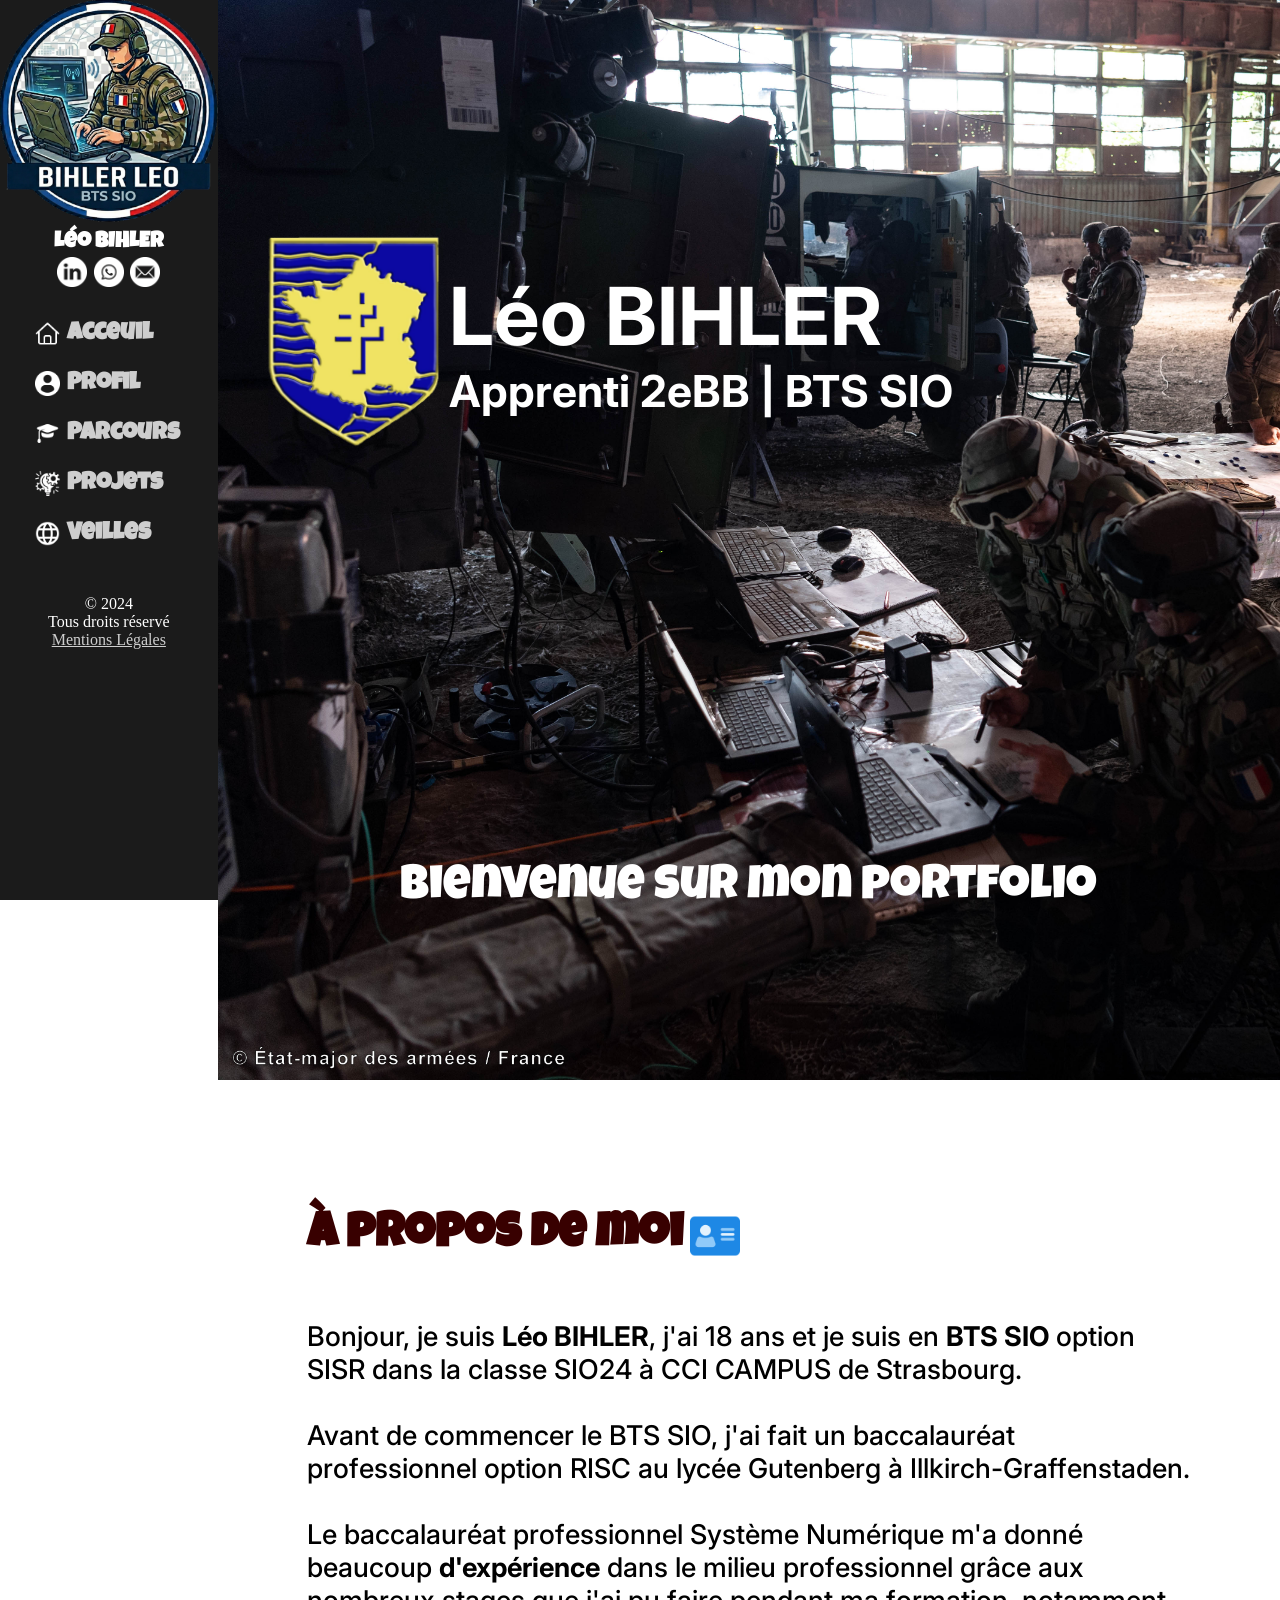
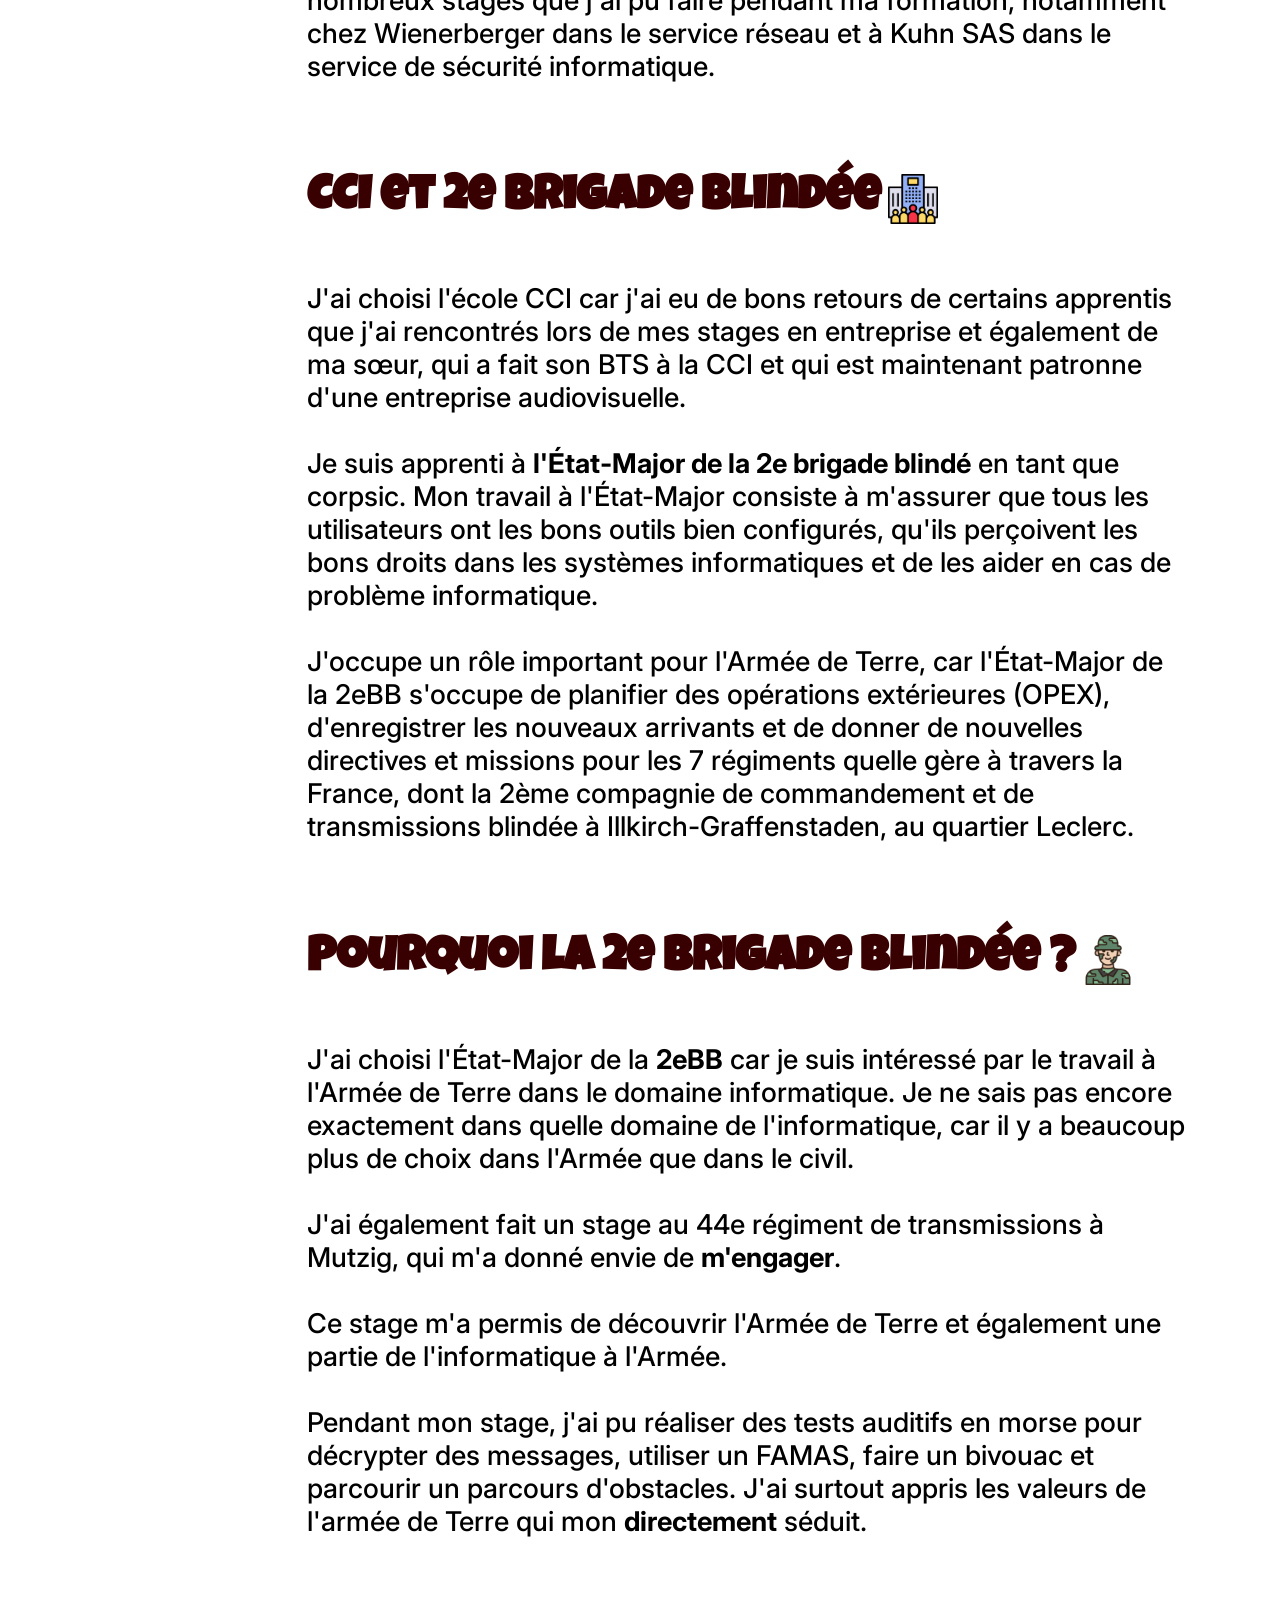
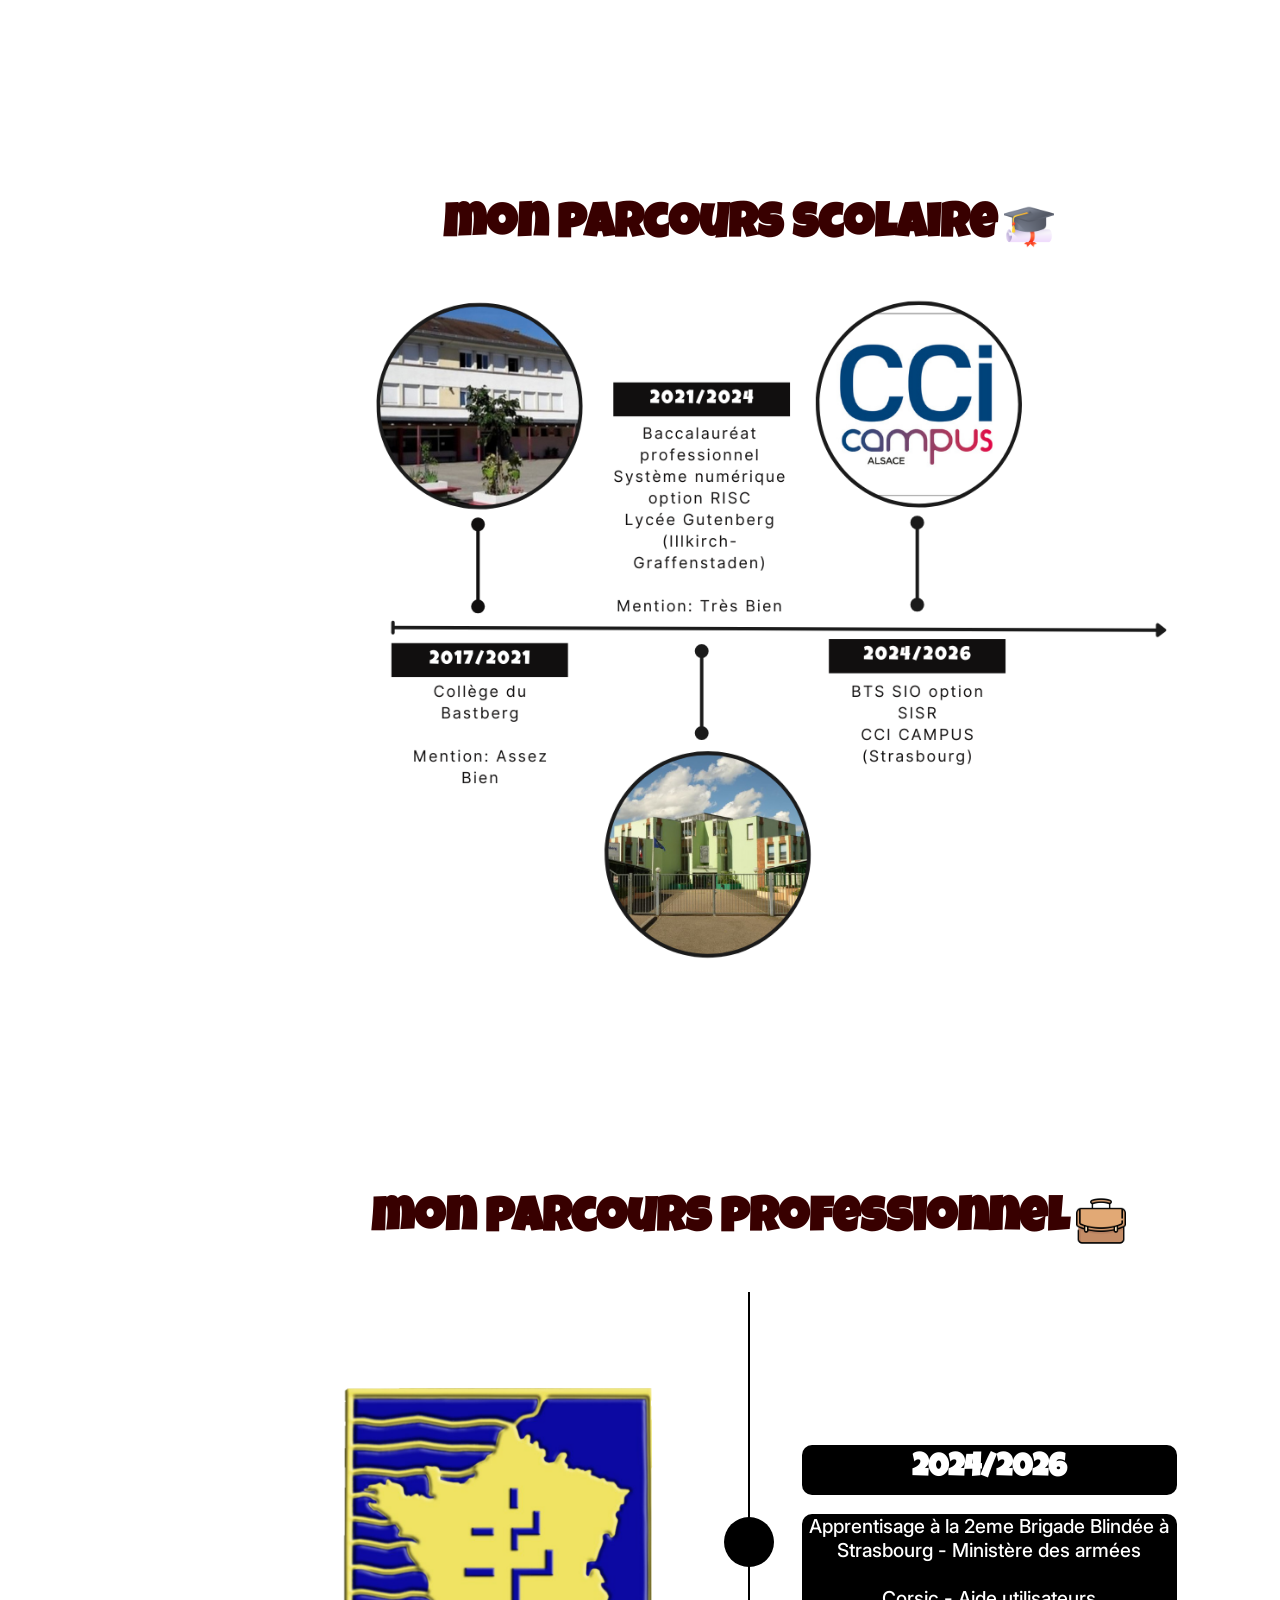
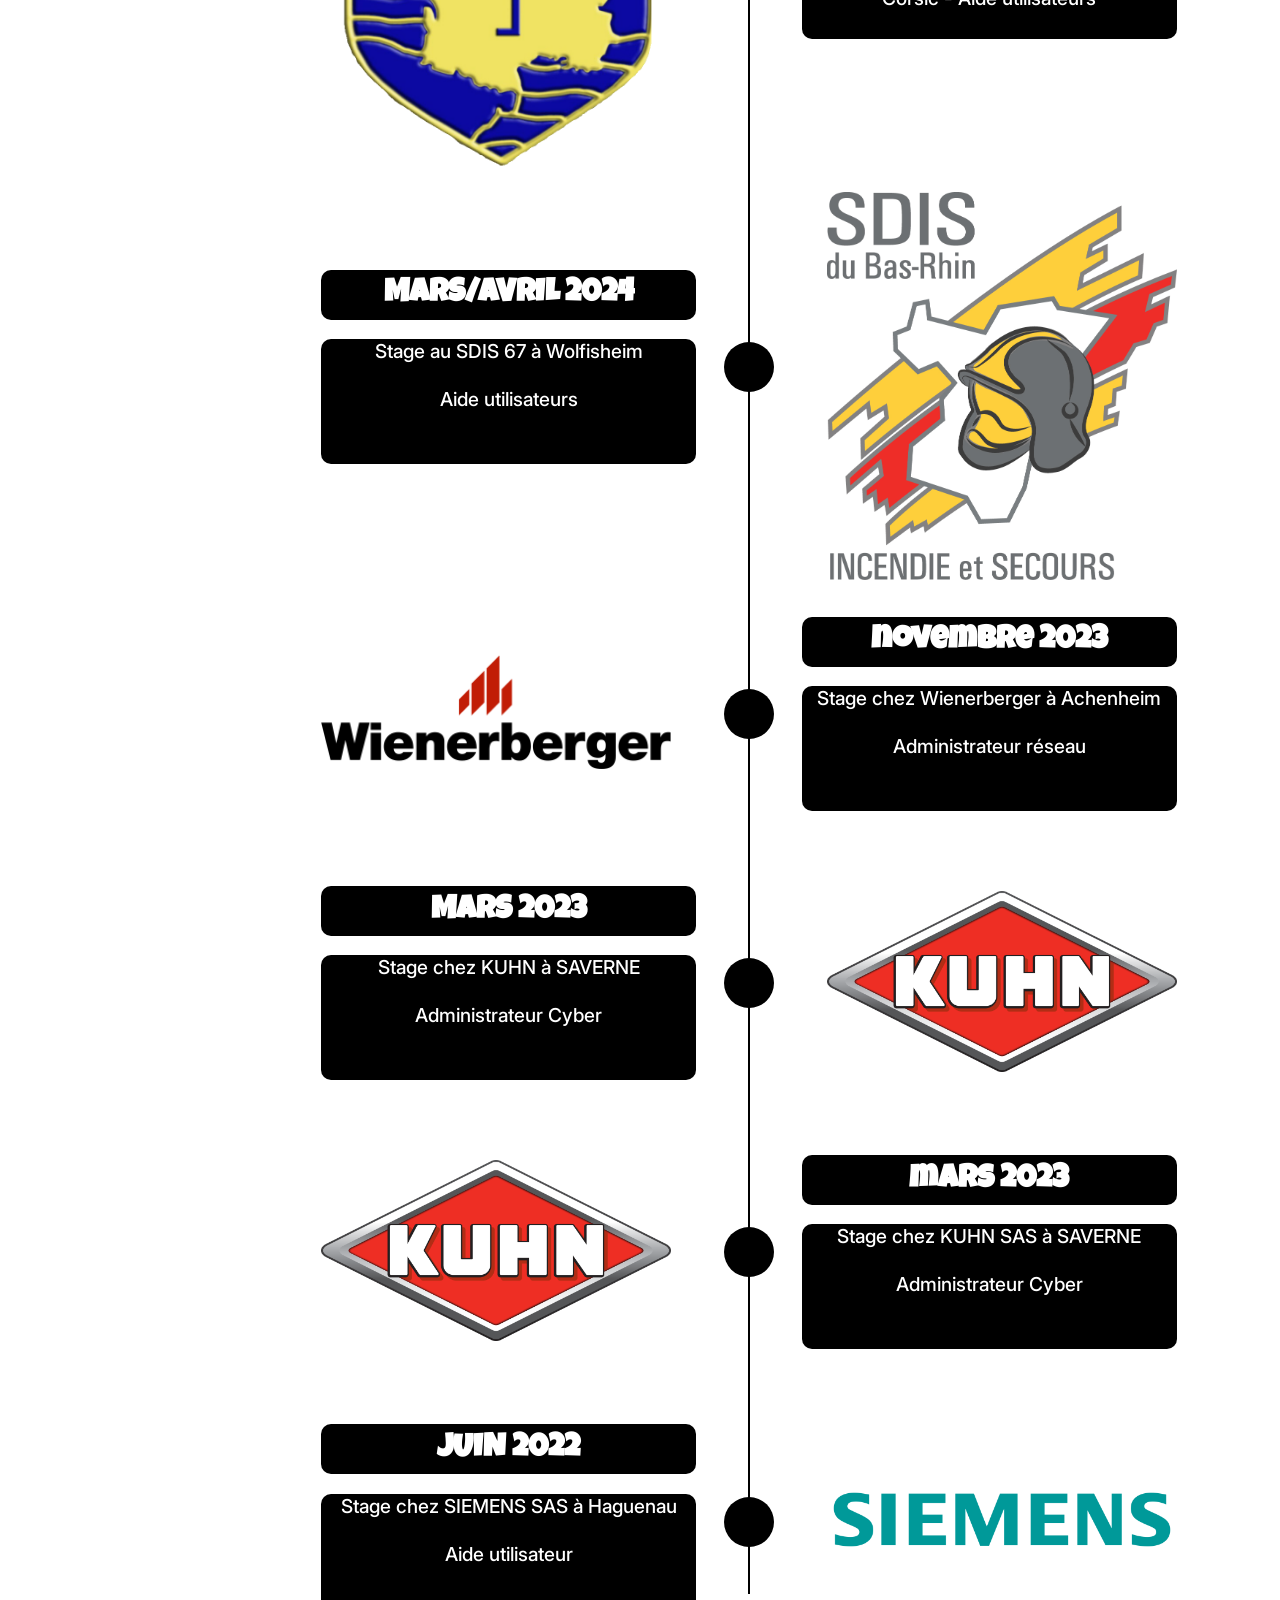
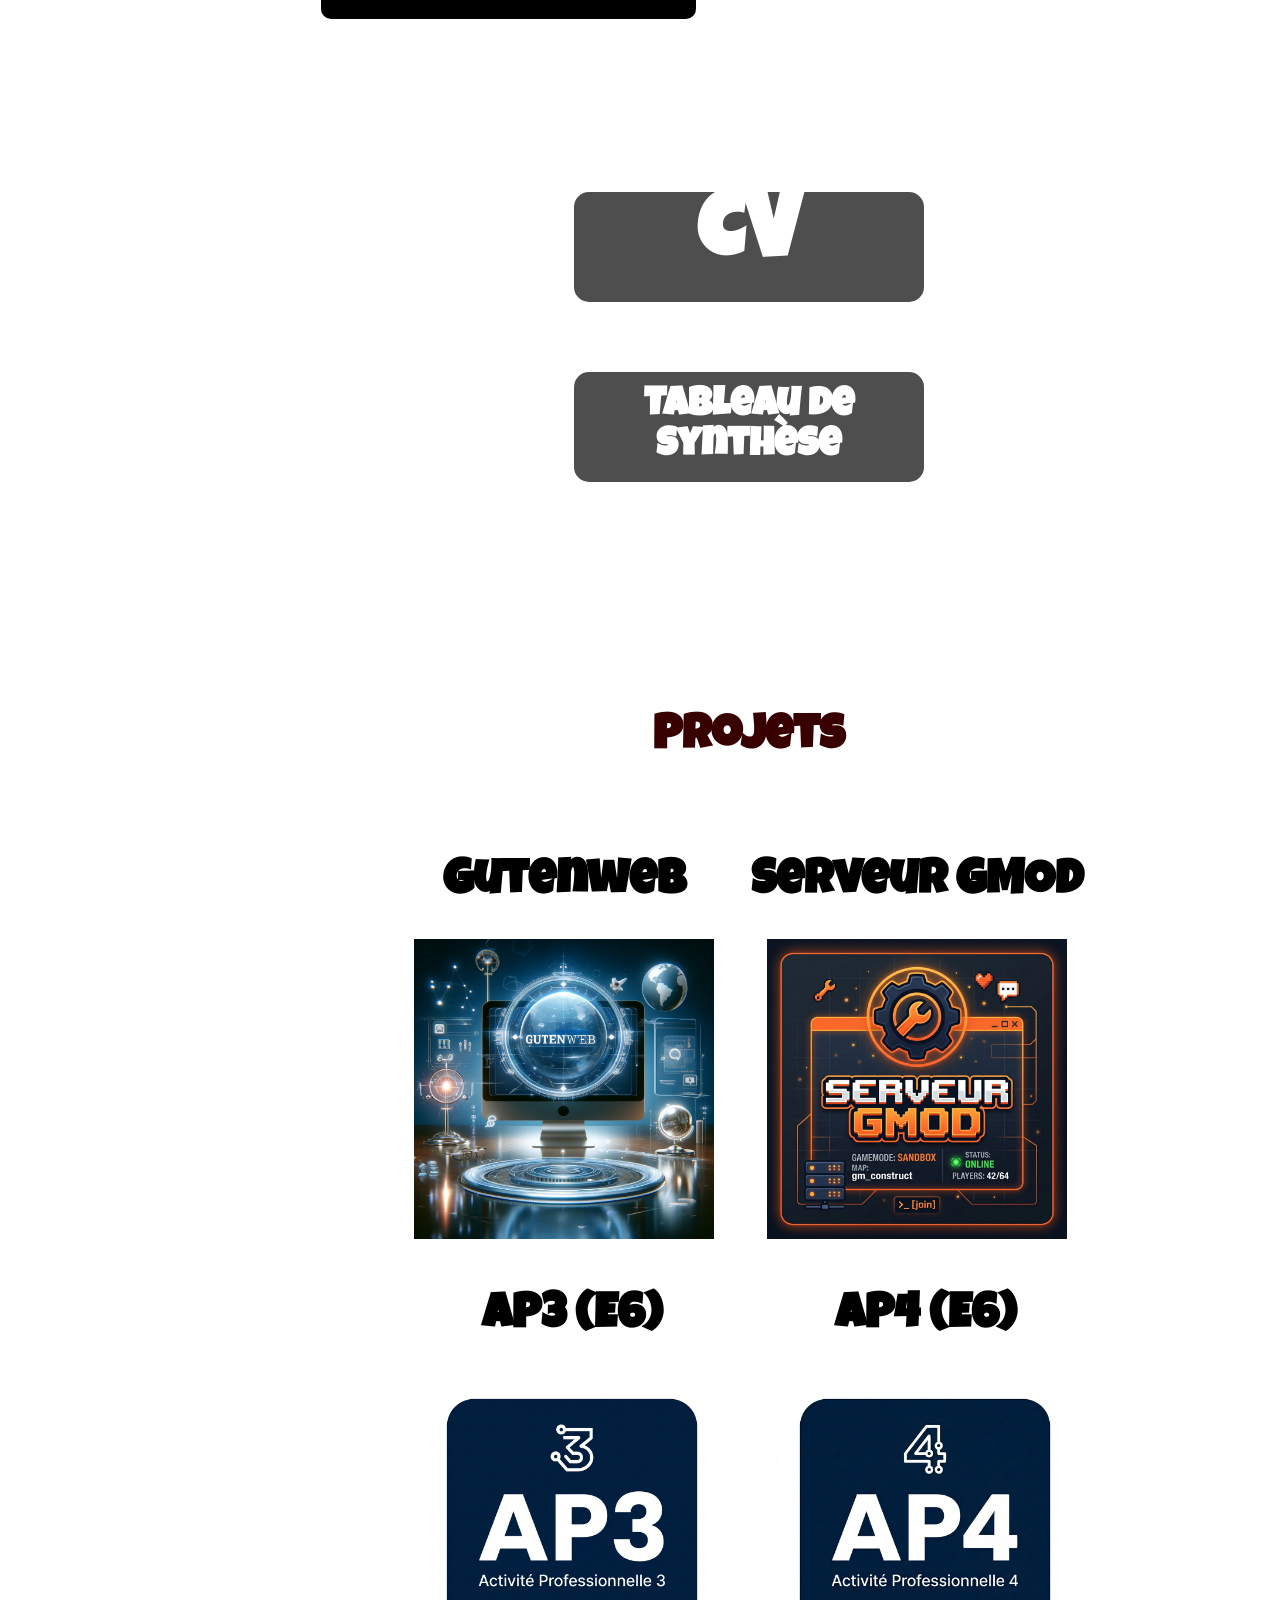
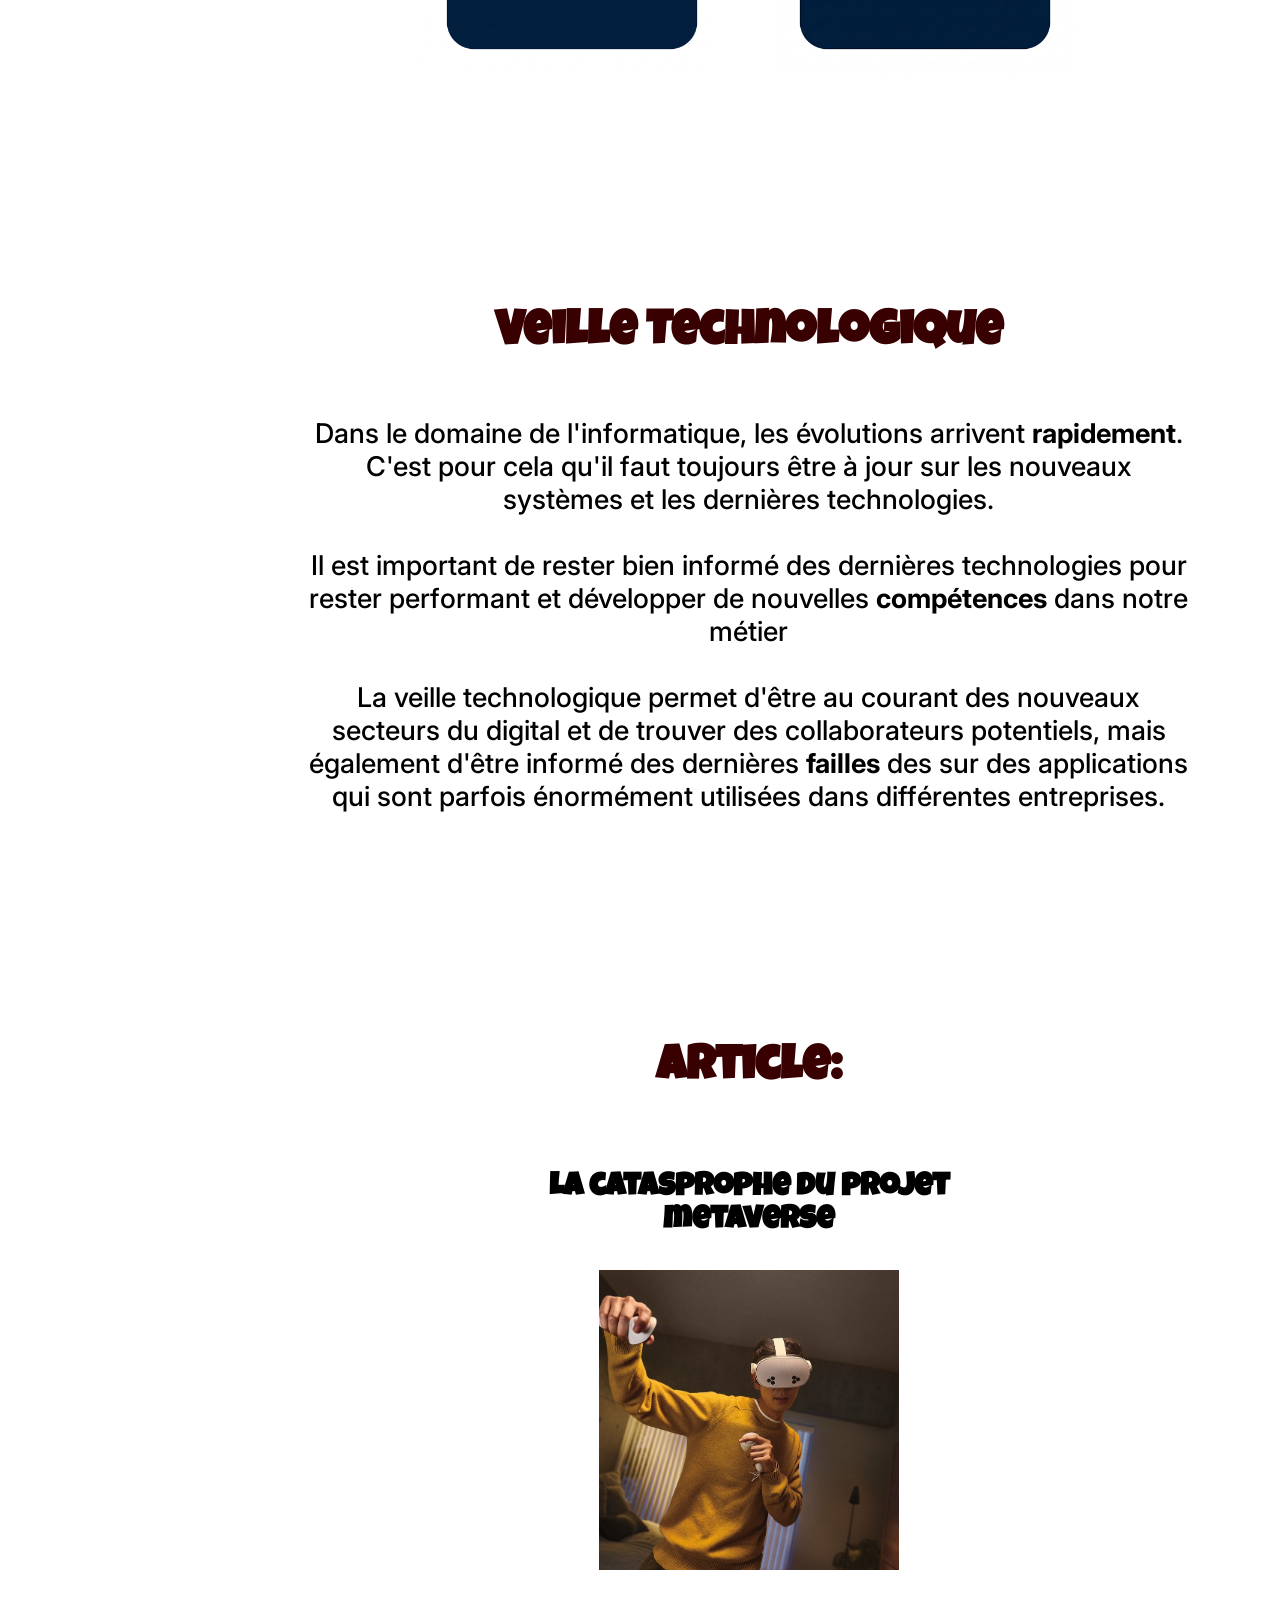
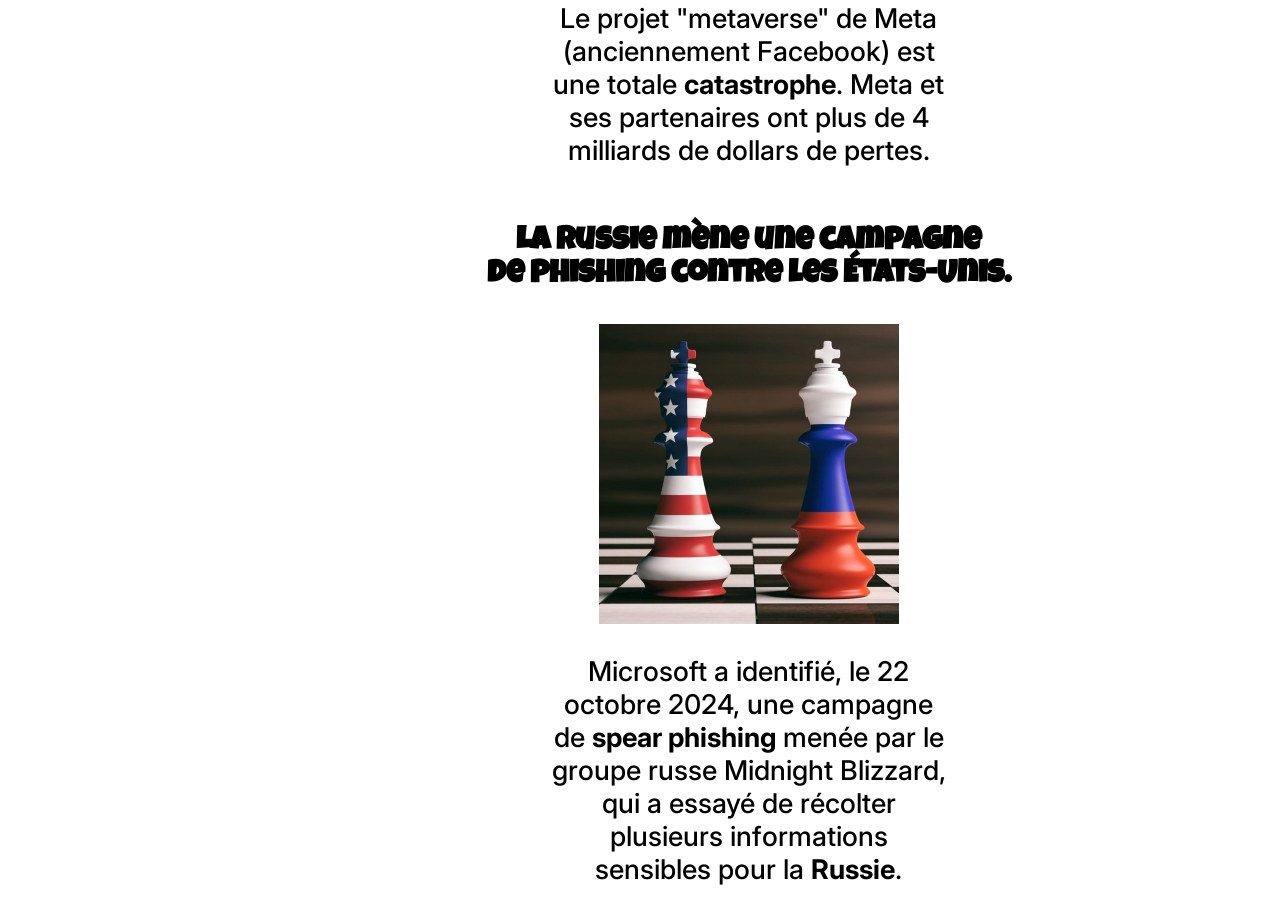
<file: index.html>
<!DOCTYPE html>
<html lang="fr">

<head>
    <meta charset="UTF-8">
    <link rel="stylesheet" href="./assets/css/style.css" type="text/css">

    <title>PORTFOLIO BIHLER LEO</title>
</head>


<div>
    <input type="checkbox" id="sidebar-active" class="open-sidebar-button">

    <label for="sidebar-active" id="sidebar_active_open">
        <img src="./assets/img/i_menu.png">
    </label>

    <label for="sidebar-active" id="sidebar_active_close">
        <img src="./assets/img/i_croix.png">
    </label>


    <nav>





        <img src="./assets/img/logo_porfolio.png" id="logo_portfolio">
        <div id="bloc_1_nav">
            <h1>Léo BIHLER</h1>
            <div id="bloc_1_nav_icons">
                <a href="https://fr.linkedin.com/in/léo-bihler" target="_blank"><img
                        src="./assets/img/i_linkedin.png"></a>
                <a href="https://api.whatsapp.com/send/?phone=33642163189&text&type=phone_number&app_absent=0"
                    target="_blank"><img src="./assets/img/i_whatsapp.png"></a>
                <a href="mailto:bihler.leo2@gmail.com"><img src="./assets/img/i_mail.png"></a>
            </div>
        </div>
        <div id="bloc_2_nav">
            <div class="section_nav">
                <a href="#page_acceuil"><img src="./assets/img/i_acceuil.png"></a>
                <a href="#page_acceuil">
                    <h2>Acceuil</h2>
                </a>

            </div>

            <div class="section_nav">
                <a href="#page_profil"><img src="./assets/img/i_profil.png"></a>
                <a href="#page_profil">
                    <h2>Profil</h2>
                </a>
            </div>

            <div class="section_nav">
                <a href="#page_parcours"><img src="./assets/img/i_etude.png"></a>
                <a href="#page_parcours">
                    <h2>Parcours</h2>
                </a>
            </div>

            <div class="section_nav">
                <a href="#page_projet"><img src="./assets/img/i_projet.png"></a>
                <a href="#page_projet">
                    <h2>Projets</h2>
                </a>
            </div>

            <div class="section_nav">
                <a href="#page_veille"><img src="./assets/img/i_veille.png"></a>
                <a href="#page_veille">
                    <h2>Veilles</h2>
                </a>
            </div>
        </div>

        <footer>
            © 2024 <br>
            Tous droits réservé <br>
            <a href="./mention_legal.html">
                Mentions Légales
            </a>



        </footer>

    </nav>
</div>

<body>

    <div id="page_acceuil">
        <div id="page_acceuil_bloc">
            <img src="./assets/img/2eBB_insigne.png">
            <div id="page_acceuil_sous_bloc">
                Léo BIHLER <br>

                <div id="sous_titre_page_accueil">
                    Apprenti 2eBB | BTS SIO
                </div>
            </div>
        </div>

        <div id="bienvenue">Bienvenue sur mon portfolio</div>

    </div>

    <div id="page_profil">
        <div class="titre_icons">
            <h1>à propos de moi</h1>
            <img class="icons" src="./assets/img/i_propos.png">
        </div>

        <p>Bonjour, je suis <span class="gras">Léo BIHLER</span>, j'ai 18 ans et je suis en <span class="gras">BTS
                SIO</span> option SISR dans la classe SIO24 à CCI CAMPUS de Strasbourg. <br> <br>

            Avant de commencer le BTS SIO, j'ai fait un baccalauréat professionnel option RISC au lycée Gutenberg à
            Illkirch-Graffenstaden. <br><br>

            Le baccalauréat professionnel Système Numérique m'a donné beaucoup <span class="gras">d'expérience</span>
            dans le milieu professionnel grâce aux nombreux stages que j'ai pu faire pendant ma formation, notamment
            chez Wienerberger dans le service réseau et à Kuhn SAS dans le service de sécurité informatique. <br> <br>
        </p>


        <div class="titre_icons">
            <h1>CCI et 2e Brigade Blindée</h1>
            <img class="icons" src="./assets/img/i_entreprise.png">
        </div>


        <p>
            J'ai choisi l'école CCI car j'ai eu de bons retours de certains apprentis que j'ai rencontrés lors de mes
            stages en entreprise et également de ma sœur, qui a fait son BTS à la CCI et qui est maintenant patronne
            d'une entreprise audiovisuelle. <br><br>

            Je suis apprenti à <span class="gras">l'État-Major de la 2e brigade blindé</span> en tant que corpsic. Mon
            travail à l'État-Major consiste à m'assurer que tous les utilisateurs ont les bons outils bien configurés,
            qu'ils perçoivent les bons droits dans les systèmes informatiques et de les aider en cas de problème
            informatique. <br><br>

            J'occupe un rôle important pour l'Armée de Terre, car l'État-Major de la 2eBB s'occupe de planifier des
            opérations extérieures (OPEX), d'enregistrer les nouveaux arrivants et de donner de nouvelles directives et
            missions pour les 7 régiments quelle gère à travers la France, dont la 2ème compagnie de commandement et de
            transmissions blindée à Illkirch-Graffenstaden, au quartier Leclerc.<br><br>

        </p>

        <div class="titre_icons">
            <h1>Pourquoi la 2e Brigade blindée ?</h1>
            <img class="icons" id="i_mili" src="./assets/img/i_mili.png">
        </div>

        <p>

            J'ai choisi l'État-Major de la <span class="gras">2eBB</span> car je suis intéressé par le travail à l'Armée
            de Terre dans le domaine informatique. Je ne sais pas encore exactement dans quelle domaine de
            l'informatique, car il y a beaucoup plus de choix dans l'Armée que dans le civil. <br><br>

            J'ai également fait un stage au 44e régiment de transmissions à Mutzig, qui m'a donné envie de <span
                class="gras">m'engager</span>. <br><br>

            Ce stage m'a permis de découvrir l'Armée de Terre et également une partie de l'informatique à l'Armée.
            <br><br>

            Pendant mon stage, j'ai pu réaliser des tests auditifs en morse pour décrypter des messages, utiliser un
            FAMAS, faire un bivouac et parcourir un parcours d'obstacles. J'ai surtout appris les valeurs de l'armée de
            Terre qui mon <span class="gras">directement</span> séduit.<br><br>

        </p>




    </div>


    <div id="page_parcours">
        <div>
            <div class="titre_icons">
                <h1>mon parcours scolaire</h1>
                <img class="icons" src="./assets/img/i_parcours_scolaire.png">
            </div>


            <div id="parcours_scolaire">
                <img src="./assets/img/parcours_scolaire.png">
                <div>


                    <div class="titre_icons">
                        <h1>mon parcours professionnel</h1>
                        <img class="icons" src="./assets/img/i_parcours_pro.png">
                    </div>

                    <div id="parcours_pro">
                        <div id="barre_flex">
                            <div id="barre_centre"></div>
                        </div>
                        <div class="section_parcours_pro_1">
                            <div class="parcours_pro_img">
                                <img src="assets/img/2eBB_insigne.png" alt="2ème Brigade Blindée">

                            </div>
                            <div class="section_parcours_pro_centre_1"></div>
                            <div class="section_parcours_pro_par">
                                <div class="section_parcours_pro_par_sous_1">
                                    <h1>2024/2026</h1>
                                </div>
                                <div class="section_parcours_pro_par_sous_2">
                                    <p>Apprentisage à la 2eme Brigade Blindée à Strasbourg - Ministère des armées <br>
                                        <br>
                                        Corsic - Aide utilisateurs</p>
                                </div>
                            </div>
                        </div>


                        <div class="section_parcours_pro_1">
                            <div class="section_parcours_pro_par">
                                <div class="section_parcours_pro_par_sous_1">
                                    <h1>MARS/AVRIL 2024</h1>
                                </div>
                                <div class="section_parcours_pro_par_sous_2">
                                    <p>Stage au SDIS 67 à Wolfisheim <br> <br>
                                        Aide utilisateurs</p>
                                </div>
                            </div>
                            <div class="section_parcours_pro_centre_2"></div>
                            <div class="parcours_pro_img">
                                <img src="assets/img/logo_sdis.jpg" alt="SDIS 67">

                            </div>
                        </div>

                        <div class="section_parcours_pro_1">
                            <div class="parcours_pro_img">
                                <img src="assets/img/logo_winerberger.png" alt="Wienerberger">

                            </div>
                            <div class="section_parcours_pro_centre_1"></div>
                            <div class="section_parcours_pro_par">
                                <div class="section_parcours_pro_par_sous_1">
                                    <h1>novembre 2023</h1>
                                </div>
                                <div class="section_parcours_pro_par_sous_2">
                                    <p>Stage chez Wienerberger à Achenheim <br> <br>
                                        Administrateur réseau</p>
                                </div>
                            </div>
                        </div>

                        <div class="section_parcours_pro_1">
                            <div class="section_parcours_pro_par">
                                <div class="section_parcours_pro_par_sous_1">
                                    <h1>MARS 2023</h1>
                                </div>
                                <div class="section_parcours_pro_par_sous_2">
                                    <p>Stage chez KUHN à SAVERNE <br> <br>
                                        Administrateur Cyber</p>
                                </div>
                            </div>
                            <div class="section_parcours_pro_centre_2"></div>
                            <div class="parcours_pro_img">
                                <img src="assets/img/logo_kuhn.png" alt="KUHN">

                            </div>
                        </div>

                        <div class="section_parcours_pro_1">
                            <div class="parcours_pro_img">
                                <img src="assets/img/logo_kuhn.png" alt="KUHN">

                            </div>
                            <div class="section_parcours_pro_centre_1"></div>
                            <div class="section_parcours_pro_par">
                                <div class="section_parcours_pro_par_sous_1">
                                    <h1>mars 2023</h1>
                                </div>
                                <div class="section_parcours_pro_par_sous_2">
                                    <p>Stage chez KUHN SAS à SAVERNE <br> <br>
                                        Administrateur Cyber</p>
                                </div>
                            </div>
                        </div>

                        <div class="section_parcours_pro_1">
                            <div class="section_parcours_pro_par">
                                <div class="section_parcours_pro_par_sous_1">
                                    <h1>JUIN 2022</h1>
                                </div>
                                <div class="section_parcours_pro_par_sous_2">
                                    <p>Stage chez SIEMENS SAS à Haguenau <br> <br>
                                        Aide utilisateur</p>
                                </div>
                            </div>
                            <div class="section_parcours_pro_centre_2"></div>
                            <div class="parcours_pro_img">
                                <img src="assets/img/logo_siemens.png" alt="KUHN">

                            </div>
                        </div>


                    </div>


                    <a href="./assets/pdf/CV_BIHLER_LEO.pdf" target="_blank" id="bouton_cv">
                        <h1>CV</h1>
                    </a>

                    <a href="./assets/pdf/Tableau_de_synthese.pdf" target="_blank" id="bouton_tableau_synthese">
                        <h1>Tableau de synthèse</h1>
                    </a>

                </div>
            </div>


            <div id="page_projet">

                <div class="titre_icons">
                    <h1>Projets</h1>
                </div>

                <div id="box_projet">
                    <div>

                        <div class="titre_projet">
                            <h1>Gutenweb</h1>
                        </div>

                        <div>
                            <a href="./projet_gutenweb.html"><img src="./assets/img/logo_gutenweb.png"></a>
                        </div>
                    </div>


                    <div>
                        <div class="titre_projet">
                            <h1>Serveur GMOD</h1>
                        </div>

                        <div>
                            <a href="./projet_gmod.html"><img src="./assets/img/logo_serveur_gmod.jpg"></a>
                        </div>
                    </div>


                    <div>
                        <div class="titre_projet">
                            <h1>AP3 (E6)</h1>
                        </div>

                        <div>
                            <a href="./projet_ap3.html"><img src="./assets/img/AP3_logo.png"></a>
                        </div>
                    </div>


                    <div>
                        <div class="titre_projet">
                            <h1>AP4 (E6)</h1>
                        </div>

                        <div>
                            <a href="./projet_ap4.html"><img src="./assets/img/AP4_logo.png"></a>
                        </div>
                    </div>
                </div>





            </div>

            <div id="page_veille">

                <div class="titre_icons">
                    <h1>Veille Technologique</h1>
                </div>

                <p>
                    Dans le domaine de l'informatique, les évolutions arrivent <span class="gras">rapidement</span>.
                    C'est pour cela qu'il faut toujours être à jour sur les nouveaux systèmes et les dernières
                    technologies. <br> <br>

                    Il est important de rester bien informé des dernières technologies pour rester performant et
                    développer de nouvelles <span class="gras">compétences</span> dans notre métier <br> <br>

                    La veille technologique permet d'être au courant des nouveaux secteurs du digital et de trouver des
                    collaborateurs potentiels, mais également d'être informé des dernières <span
                        class="gras">failles</span> des sur des applications qui sont parfois énormément utilisées dans
                    différentes entreprises.

                </p>

                <div class="titre_icons">
                    <h1>Article:</h1>
                </div>

                <div id="box_veille">

                    <div>
                        <div id="titre_veille">
                            <h3>La catasprophe du projet <br> metaverse</h3>
                        </div>

                        <div>
                            <a
                                href="https://www.clubic.com/actualite-542339-meta-les-resultats-le-montrent-le-metavers-est-une-catastrophe-industrielle.html"><img
                                    src="./assets/img/v_meta.jpg"></a>
                        </div>

                        <p>
                            Le projet "metaverse" de Meta (anciennement Facebook) est une totale <span
                                class="gras">catastrophe</span>. Meta et ses partenaires ont plus de 4 milliards de
                            dollars de pertes.
                        </p>
                    </div>

                    <div>

                        <div id="titre_veille">
                            <h3>La Russie mène une campagne <br> de phishing contre les États-Unis.</h3>
                        </div>

                        <div>
                            <a
                                href="https://www.clubic.com/actualite-542195-microsoft-donne-l-alerte-la-russie-espionne-les-etats-unis-dans-une-enorme-campagne-de-phishing.html"><img
                                    src="./assets/img/v_russie_usa.jpg"></a>
                        </div>

                        <p>
                            Microsoft a identifié, le 22 octobre 2024, une campagne de <span class="gras">spear
                                phishing</span> menée par le groupe russe Midnight Blizzard, qui a essayé de récolter
                            plusieurs informations sensibles pour la <span class="gras">Russie</span>.
                        </p>
                    </div>
                </div>


            </div>


</body>


</html>
</file>
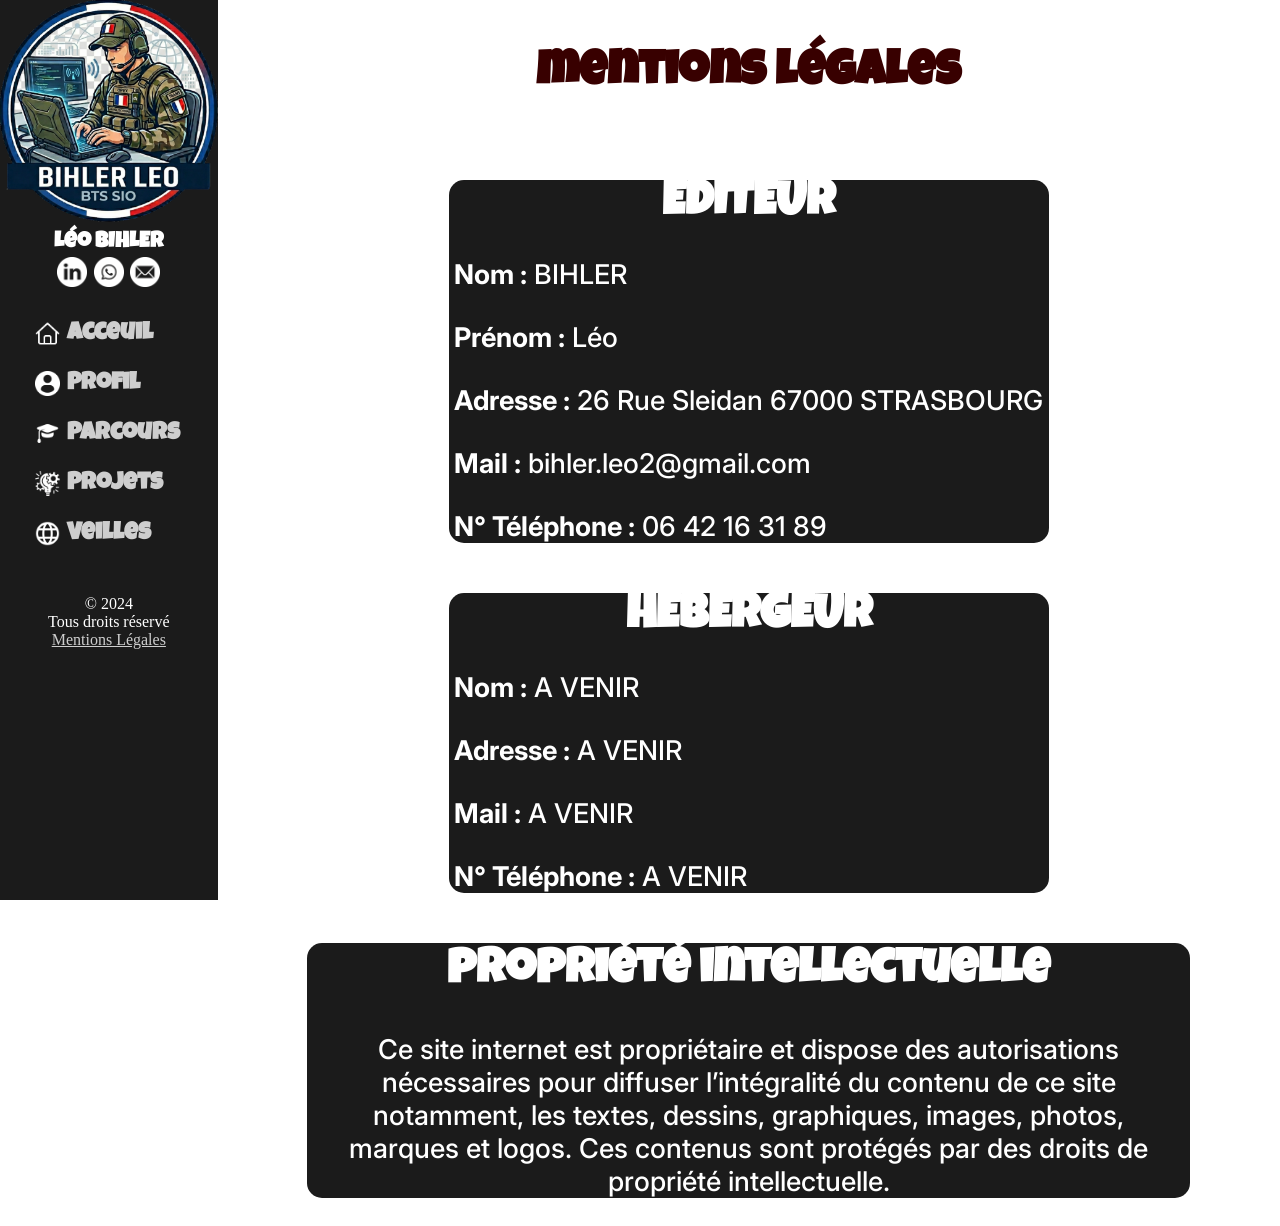
<file: mention_legal.html>
<!DOCTYPE html>
<html lang="fr">

<head>
    <meta charset="UTF-8">
    <link rel="stylesheet" href="./assets/css/style.css" type="text/css">

    <title>PORTFOLIO BIHLER LEO</title>
</head>


<div>
    <input type="checkbox" id="sidebar-active" class="open-sidebar-button">

    <label for="sidebar-active" id="sidebar_active_open">
        <img src="./assets/img/i_menu.png">
    </label>

    <label for="sidebar-active" id="sidebar_active_close">
        <img src="./assets/img/i_croix.png">
    </label>


    <nav>





        <img src="./assets/img/logo_porfolio.png" id="logo_portfolio">
        <div id="bloc_1_nav">
            <h1>Léo BIHLER</h1>
            <div id="bloc_1_nav_icons">
                <a href="https://fr.linkedin.com/in/léo-bihler"><img src="./assets/img/i_linkedin.png"></a>
                <a href="https://api.whatsapp.com/send/?phone=33642163189&text&type=phone_number&app_absent=0"><img
                        src="./assets/img/i_whatsapp.png"></a>
                <a href="mailto:bihler.leo2@gmail.com"><img src="./assets/img/i_mail.png"></a>
            </div>
        </div>
        <div id="bloc_2_nav">
            <div class="section_nav">
                <a href="./index.html#page_accueil"><img src="./assets/img/i_acceuil.png"></a>
                <a href="./index.html#page_accueil">
                    <h2>Acceuil</h2>
                </a>

            </div>

            <div class="section_nav">
                <a href="./index.html#page_profil"><img src="./assets/img/i_profil.png"></a>
                <a href="./index.html#page_profil">
                    <h2>Profil</h2>
                </a>
            </div>

            <div class="section_nav">
                <a href="./index.html#page_parcours"><img src="./assets/img/i_etude.png"></a>
                <a href="./index.html#page_parcours">
                    <h2>Parcours</h2>
                </a>
            </div>

            <div class="section_nav">
                <a href="./index.html#page_projet"><img src="./assets/img/i_projet.png"></a>
                <a href="./index.html#page_projet">
                    <h2>Projets</h2>
                </a>
            </div>

            <div class="section_nav">
                <a href="./index.html#page_veille"><img src="./assets/img/i_veille.png"></a>
                <a href="./index.html#page_veille">
                    <h2>Veilles</h2>
                </a>
            </div>
        </div>

        <footer>
            © 2024 <br>
            Tous droits réservé <br>
            <a href="./mention_legal.html">
                Mentions Légales
            </a>



        </footer>

    </nav>
</div>

<body>

    <div id="retour">
        <a href="./index.html" style="text-decoration:none">
            <div id="box_retour">
                <img src="./assets/img/i_retour.png">
                <h2>Retour</h1>
            </div>
        </a>
    </div>

    <div id="page_mention_legale">

        <h1> mentions légales</h1>

        <div id="mention_legale_flex">

            <div id="mention_legale_editeur">
                <h1>EDITEUR</h1>
                <p><span class="gras">Nom :</span> BIHLER</p>
                <p><span class="gras">Prénom :</span> Léo</p>
                <p><span class="gras">Adresse :</span> 26 Rue Sleidan 67000 STRASBOURG</p>
                <p><span class="gras">Mail :</span> bihler.leo2@gmail.com</p>
                <p><span class="gras">N° Téléphone :</span> 06 42 16 31 89</p>
            </div>

            <div id="mention_legale_hebergeur">
                <h1>HEBERGEUR</h1>
                <p><span class="gras">Nom :</span> A VENIR</p>
                <p><span class="gras">Adresse :</span> A VENIR</p>
                <p><span class="gras">Mail :</span> A VENIR</p>
                <p><span class="gras">N° Téléphone :</span> A VENIR</p>

            </div>

        </div>


        <div id="mention_legale_propriete">
            <h1>propriété intellectuelle</h1>
            <p>Ce site internet est propriétaire et dispose des autorisations nécessaires pour diffuser l’intégralité du
                contenu de ce site notamment, les textes, dessins, graphiques, images, photos, marques et logos. Ces
                contenus sont protégés par des droits de propriété intellectuelle.</p>
        </div>
    </div>


</body>


</html>
</file>
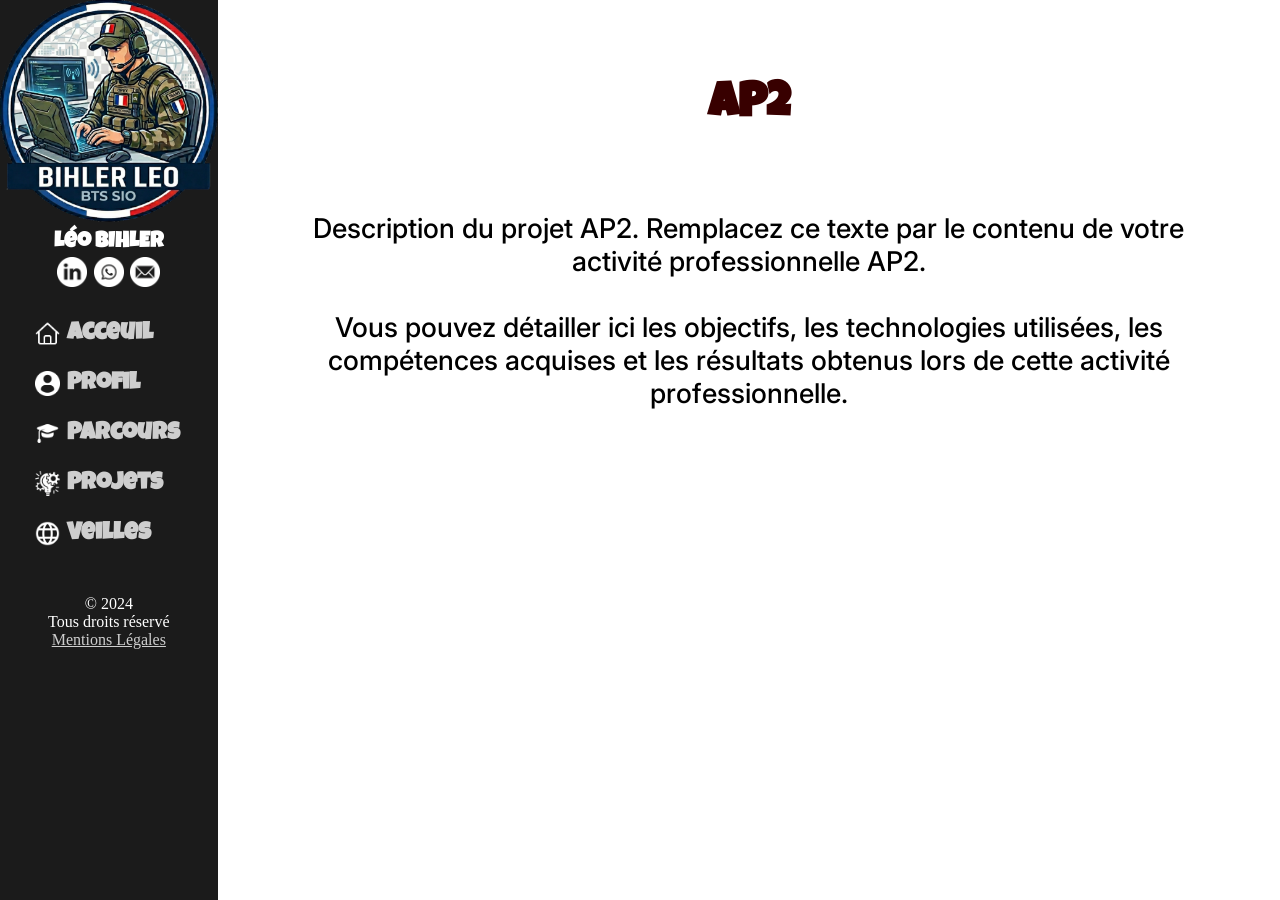
<file: projet_ap2.html>
<!DOCTYPE html>
<html lang="fr">

<head>
    <meta charset="UTF-8">
    <link rel="stylesheet" href="./assets/css/style.css" type="text/css">

    <title>PORTFOLIO BIHLER LEO</title>
</head>


<div>
    <input type="checkbox" id="sidebar-active" class="open-sidebar-button">

    <label for="sidebar-active" id="sidebar_active_open">
        <img src="./assets/img/i_menu.png">
    </label>

    <label for="sidebar-active" id="sidebar_active_close">
        <img src="./assets/img/i_croix.png">
    </label>


    <nav>

        <img src="./assets/img/logo_porfolio.png" id="logo_portfolio">
        <div id="bloc_1_nav">
            <h1>Léo BIHLER</h1>
            <div id="bloc_1_nav_icons">
                <a href="https://fr.linkedin.com/in/léo-bihler"><img src="./assets/img/i_linkedin.png"></a>
                <a href="https://api.whatsapp.com/send/?phone=33642163189&text&type=phone_number&app_absent=0"><img
                        src="./assets/img/i_whatsapp.png"></a>
                <a href="mailto:bihler.leo2@gmail.com"><img src="./assets/img/i_mail.png"></a>
            </div>
        </div>
        <div id="bloc_2_nav">
            <div class="section_nav">
                <a href="./index.html#page_accueil"><img src="./assets/img/i_acceuil.png"></a>
                <a href="./index.html#page_accueil">
                    <h2>Acceuil</h2>
                </a>

            </div>

            <div class="section_nav">
                <a href="./index.html#page_profil"><img src="./assets/img/i_profil.png"></a>
                <a href="./index.html#page_profil">
                    <h2>Profil</h2>
                </a>
            </div>

            <div class="section_nav">
                <a href="./index.html#page_parcours"><img src="./assets/img/i_etude.png"></a>
                <a href="./index.html#page_parcours">
                    <h2>Parcours</h2>
                </a>
            </div>

            <div class="section_nav">
                <a href="./index.html#page_projet"><img src="./assets/img/i_projet.png"></a>
                <a href="./index.html#page_projet">
                    <h2>Projets</h2>
                </a>
            </div>

            <div class="section_nav">
                <a href="./index.html#page_veille"><img src="./assets/img/i_veille.png"></a>
                <a href="./index.html#page_veille">
                    <h2>Veilles</h2>
                </a>
            </div>
        </div>

        <footer>
            © 2024 <br>
            Tous droits réservé <br>
            <a href="./mention_legal.html">
                Mentions Légales
            </a>



        </footer>

    </nav>
</div>

<body>

    <div id="retour">
        <a href="./index.html#page_projet" style="text-decoration:none">
            <div id="box_retour">
                <img src="./assets/img/i_retour.png">
                <h2>Retour</h2>
            </div>
        </a>
    </div>

    <div id="page_ap2">
        <div class="titre_icons">
            <h1>AP2</h1>
        </div>

        <p>
            Description du projet AP2. Remplacez ce texte par le contenu de votre activité professionnelle AP2.
            <br><br>
            Vous pouvez détailler ici les objectifs, les technologies utilisées, les compétences acquises
            et les résultats obtenus lors de cette activité professionnelle.
        </p>
    </div>


</body>


</html>
</file>
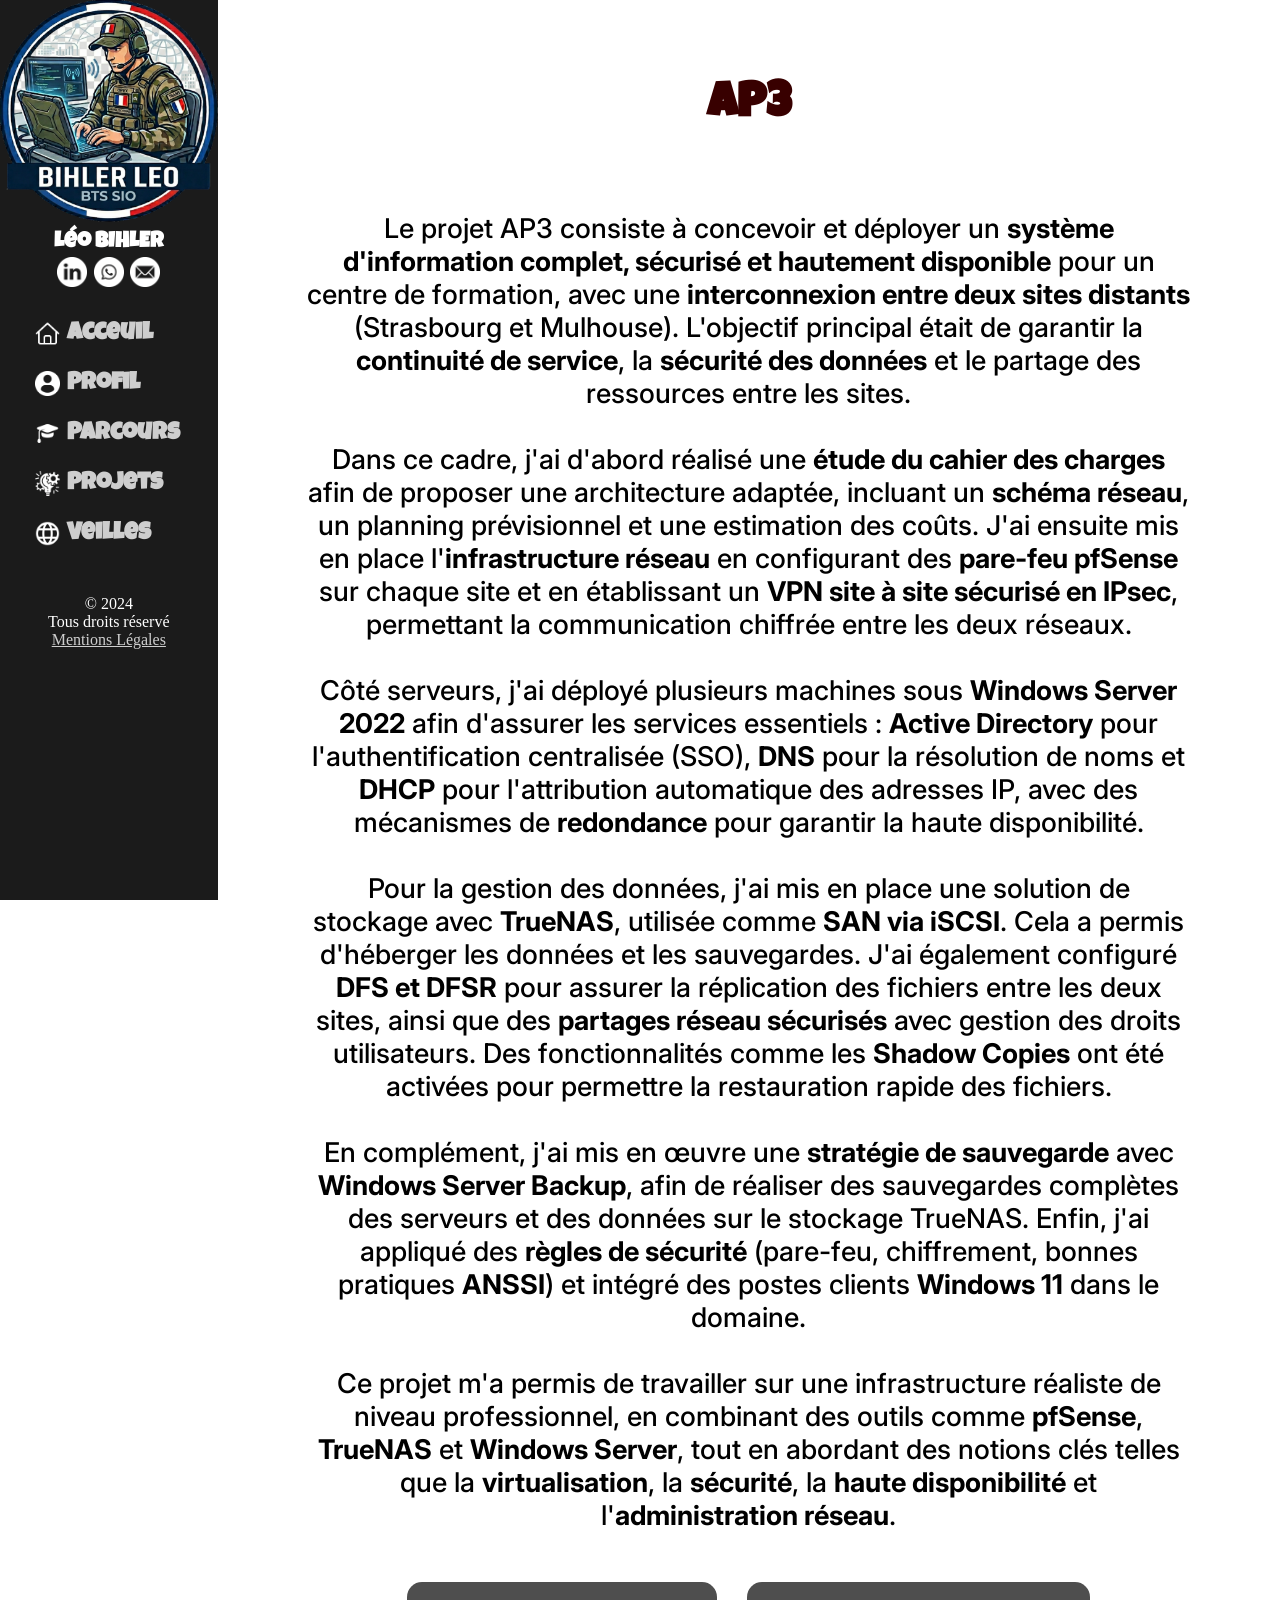
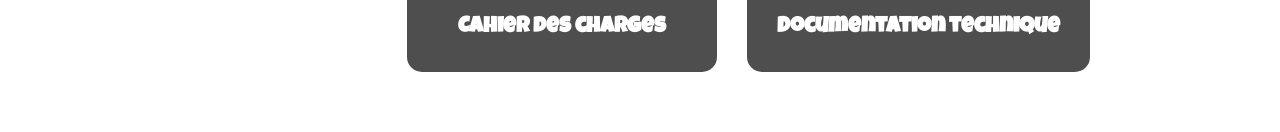
<file: projet_ap3.html>
<!DOCTYPE html>
<html lang="fr">

<head>
    <meta charset="UTF-8">
    <link rel="stylesheet" href="./assets/css/style.css" type="text/css">

    <title>PORTFOLIO BIHLER LEO</title>
</head>


<div>
    <input type="checkbox" id="sidebar-active" class="open-sidebar-button">

    <label for="sidebar-active" id="sidebar_active_open">
        <img src="./assets/img/i_menu.png">
    </label>

    <label for="sidebar-active" id="sidebar_active_close">
        <img src="./assets/img/i_croix.png">
    </label>


    <nav>

        <img src="./assets/img/logo_porfolio.png" id="logo_portfolio">
        <div id="bloc_1_nav">
            <h1>Léo BIHLER</h1>
            <div id="bloc_1_nav_icons">
                <a href="https://fr.linkedin.com/in/léo-bihler"><img src="./assets/img/i_linkedin.png"></a>
                <a href="https://api.whatsapp.com/send/?phone=33642163189&text&type=phone_number&app_absent=0"><img
                        src="./assets/img/i_whatsapp.png"></a>
                <a href="mailto:bihler.leo2@gmail.com"><img src="./assets/img/i_mail.png"></a>
            </div>
        </div>
        <div id="bloc_2_nav">
            <div class="section_nav">
                <a href="./index.html#page_accueil"><img src="./assets/img/i_acceuil.png"></a>
                <a href="./index.html#page_accueil">
                    <h2>Acceuil</h2>
                </a>

            </div>

            <div class="section_nav">
                <a href="./index.html#page_profil"><img src="./assets/img/i_profil.png"></a>
                <a href="./index.html#page_profil">
                    <h2>Profil</h2>
                </a>
            </div>

            <div class="section_nav">
                <a href="./index.html#page_parcours"><img src="./assets/img/i_etude.png"></a>
                <a href="./index.html#page_parcours">
                    <h2>Parcours</h2>
                </a>
            </div>

            <div class="section_nav">
                <a href="./index.html#page_projet"><img src="./assets/img/i_projet.png"></a>
                <a href="./index.html#page_projet">
                    <h2>Projets</h2>
                </a>
            </div>

            <div class="section_nav">
                <a href="./index.html#page_veille"><img src="./assets/img/i_veille.png"></a>
                <a href="./index.html#page_veille">
                    <h2>Veilles</h2>
                </a>
            </div>
        </div>

        <footer>
            © 2024 <br>
            Tous droits réservé <br>
            <a href="./mention_legal.html">
                Mentions Légales
            </a>



        </footer>

    </nav>
</div>

<body>

    <div id="retour">
        <a href="./index.html#page_projet" style="text-decoration:none">
            <div id="box_retour">
                <img src="./assets/img/i_retour.png">
                <h2>Retour</h2>
            </div>
        </a>
    </div>

    <div id="page_ap3">
        <div class="titre_icons">
            <h1>AP3</h1>
        </div>

        <p>
            Le projet AP3 consiste à concevoir et déployer un <span class="gras">système d'information complet, sécurisé et hautement disponible</span> pour un centre de formation, avec une <span class="gras">interconnexion entre deux sites distants</span> (Strasbourg et Mulhouse). L'objectif principal était de garantir la <span class="gras">continuité de service</span>, la <span class="gras">sécurité des données</span> et le partage des ressources entre les sites.
            <br><br>
            Dans ce cadre, j'ai d'abord réalisé une <span class="gras">étude du cahier des charges</span> afin de proposer une architecture adaptée, incluant un <span class="gras">schéma réseau</span>, un planning prévisionnel et une estimation des coûts. J'ai ensuite mis en place l'<span class="gras">infrastructure réseau</span> en configurant des <span class="gras">pare-feu pfSense</span> sur chaque site et en établissant un <span class="gras">VPN site à site sécurisé en IPsec</span>, permettant la communication chiffrée entre les deux réseaux.
            <br><br>
            Côté serveurs, j'ai déployé plusieurs machines sous <span class="gras">Windows Server 2022</span> afin d'assurer les services essentiels : <span class="gras">Active Directory</span> pour l'authentification centralisée (SSO), <span class="gras">DNS</span> pour la résolution de noms et <span class="gras">DHCP</span> pour l'attribution automatique des adresses IP, avec des mécanismes de <span class="gras">redondance</span> pour garantir la haute disponibilité.
            <br><br>
            Pour la gestion des données, j'ai mis en place une solution de stockage avec <span class="gras">TrueNAS</span>, utilisée comme <span class="gras">SAN via iSCSI</span>. Cela a permis d'héberger les données et les sauvegardes. J'ai également configuré <span class="gras">DFS et DFSR</span> pour assurer la réplication des fichiers entre les deux sites, ainsi que des <span class="gras">partages réseau sécurisés</span> avec gestion des droits utilisateurs. Des fonctionnalités comme les <span class="gras">Shadow Copies</span> ont été activées pour permettre la restauration rapide des fichiers.
            <br><br>
            En complément, j'ai mis en œuvre une <span class="gras">stratégie de sauvegarde</span> avec <span class="gras">Windows Server Backup</span>, afin de réaliser des sauvegardes complètes des serveurs et des données sur le stockage TrueNAS. Enfin, j'ai appliqué des <span class="gras">règles de sécurité</span> (pare-feu, chiffrement, bonnes pratiques <span class="gras">ANSSI</span>) et intégré des postes clients <span class="gras">Windows 11</span> dans le domaine.
            <br><br>
            Ce projet m'a permis de travailler sur une infrastructure réaliste de niveau professionnel, en combinant des outils comme <span class="gras">pfSense</span>, <span class="gras">TrueNAS</span> et <span class="gras">Windows Server</span>, tout en abordant des notions clés telles que la <span class="gras">virtualisation</span>, la <span class="gras">sécurité</span>, la <span class="gras">haute disponibilité</span> et l'<span class="gras">administration réseau</span>.
        </p>

        <div id="box_boutons_ap3">
            <a href="./assets/pdf/BIHLER_Leo-E6-Fiche_situation_professionnelle_1_BTS-SIO 2026.pdf" target="_blank" id="bouton_cdc_ap3" class="bouton_doc">
                <h1>Cahier des charges</h1>
            </a>
            <a href="./assets/pdf/BIHLER_Leo-E6-Documentation_technique_situation_professionnelle_1_BTS-SIO-2026.pdf" target="_blank" id="bouton_doc_ap3" class="bouton_doc">
                <h1>Documentation technique</h1>
            </a>
        </div>
    </div>


</body>


</html>
</file>
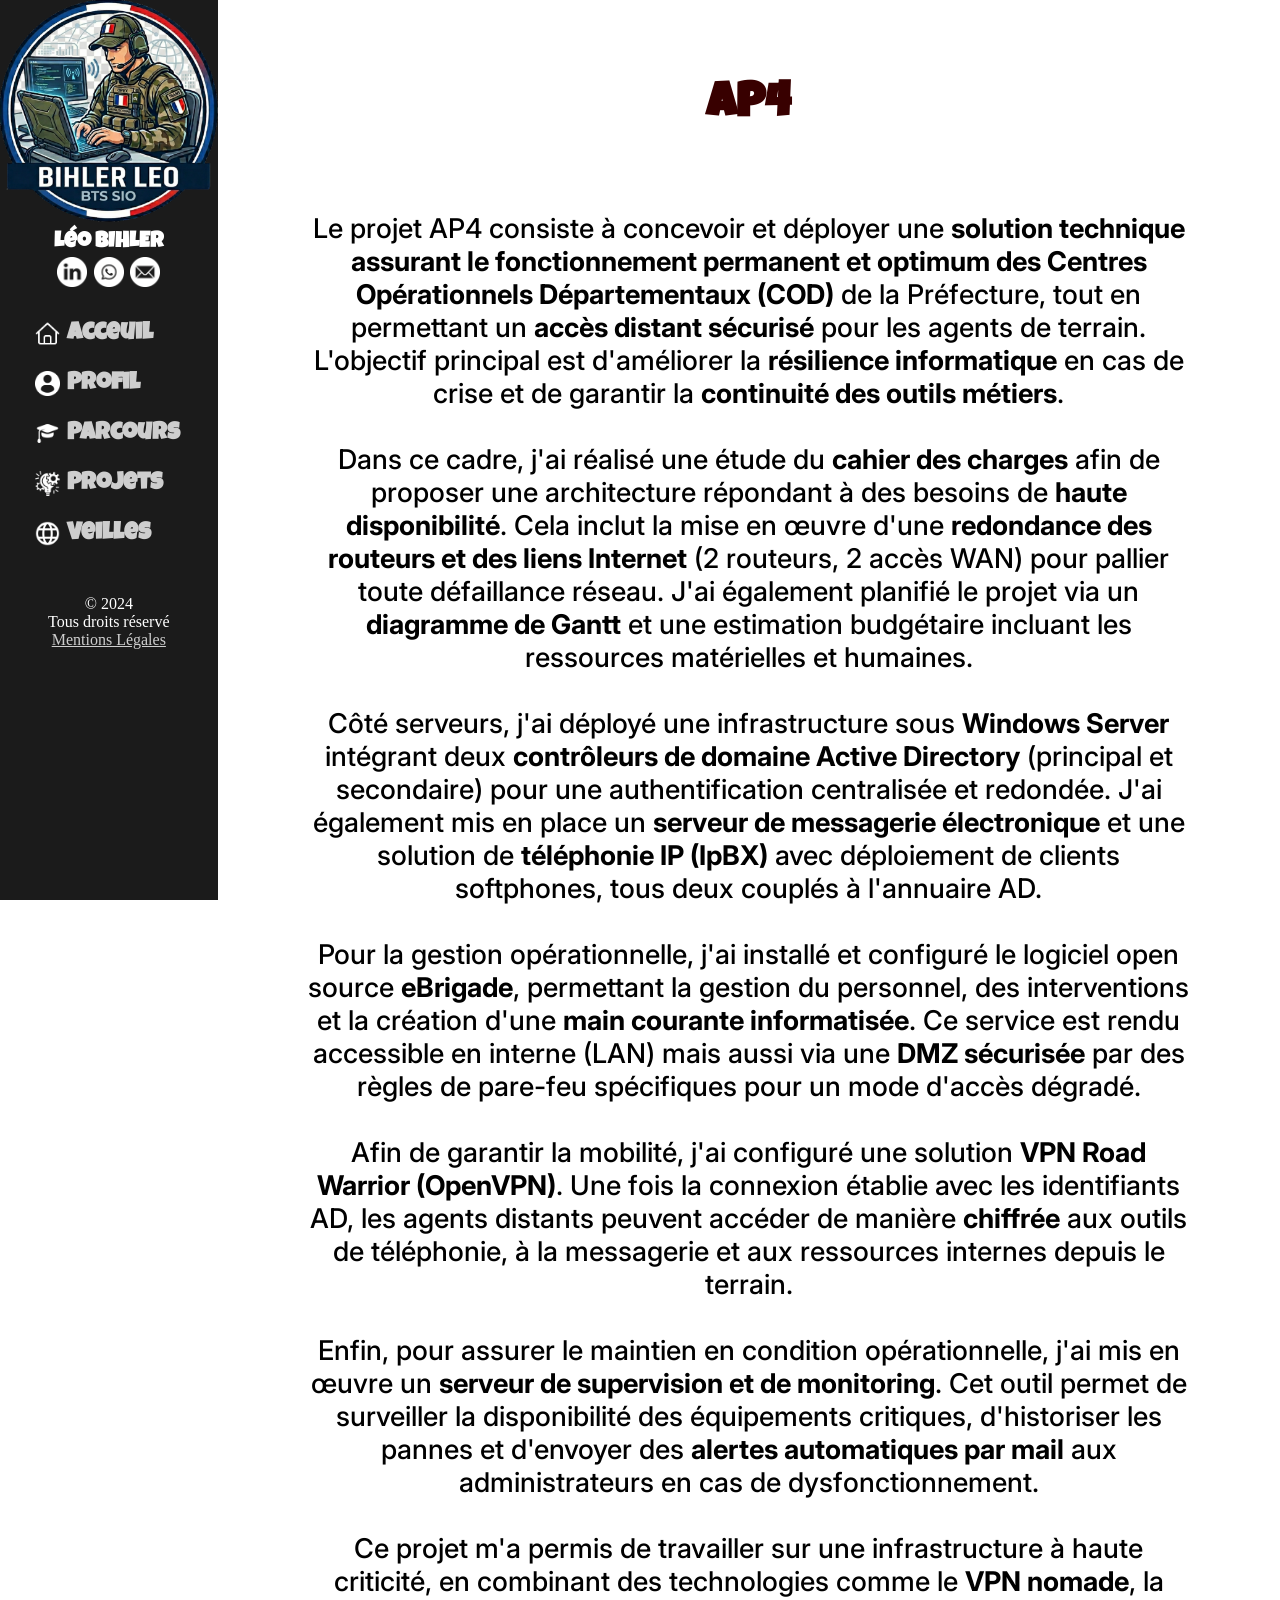
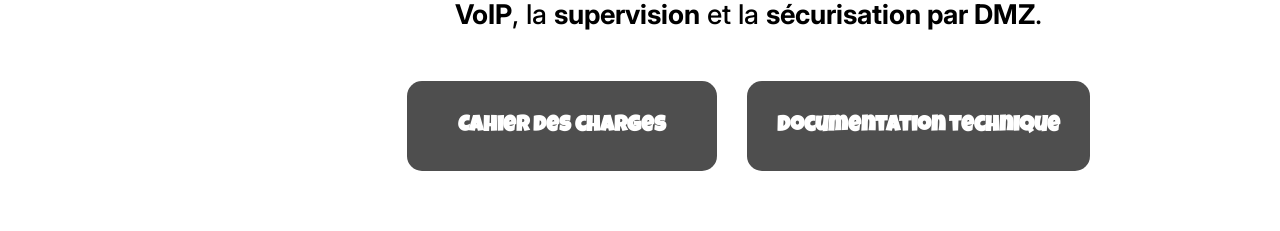
<file: projet_ap4.html>
<!DOCTYPE html>
<html lang="fr">

<head>
    <meta charset="UTF-8">
    <link rel="stylesheet" href="./assets/css/style.css" type="text/css">

    <title>PORTFOLIO BIHLER LEO</title>
</head>


<div>
    <input type="checkbox" id="sidebar-active" class="open-sidebar-button">

    <label for="sidebar-active" id="sidebar_active_open">
        <img src="./assets/img/i_menu.png">
    </label>

    <label for="sidebar-active" id="sidebar_active_close">
        <img src="./assets/img/i_croix.png">
    </label>


    <nav>

        <img src="./assets/img/logo_porfolio.png" id="logo_portfolio">
        <div id="bloc_1_nav">
            <h1>Léo BIHLER</h1>
            <div id="bloc_1_nav_icons">
                <a href="https://fr.linkedin.com/in/léo-bihler"><img src="./assets/img/i_linkedin.png"></a>
                <a href="https://api.whatsapp.com/send/?phone=33642163189&text&type=phone_number&app_absent=0"><img
                        src="./assets/img/i_whatsapp.png"></a>
                <a href="mailto:bihler.leo2@gmail.com"><img src="./assets/img/i_mail.png"></a>
            </div>
        </div>
        <div id="bloc_2_nav">
            <div class="section_nav">
                <a href="./index.html#page_accueil"><img src="./assets/img/i_acceuil.png"></a>
                <a href="./index.html#page_accueil">
                    <h2>Acceuil</h2>
                </a>

            </div>

            <div class="section_nav">
                <a href="./index.html#page_profil"><img src="./assets/img/i_profil.png"></a>
                <a href="./index.html#page_profil">
                    <h2>Profil</h2>
                </a>
            </div>

            <div class="section_nav">
                <a href="./index.html#page_parcours"><img src="./assets/img/i_etude.png"></a>
                <a href="./index.html#page_parcours">
                    <h2>Parcours</h2>
                </a>
            </div>

            <div class="section_nav">
                <a href="./index.html#page_projet"><img src="./assets/img/i_projet.png"></a>
                <a href="./index.html#page_projet">
                    <h2>Projets</h2>
                </a>
            </div>

            <div class="section_nav">
                <a href="./index.html#page_veille"><img src="./assets/img/i_veille.png"></a>
                <a href="./index.html#page_veille">
                    <h2>Veilles</h2>
                </a>
            </div>
        </div>

        <footer>
            © 2024 <br>
            Tous droits réservé <br>
            <a href="./mention_legal.html">
                Mentions Légales
            </a>



        </footer>

    </nav>
</div>

<body>

    <div id="retour">
        <a href="./index.html#page_projet" style="text-decoration:none">
            <div id="box_retour">
                <img src="./assets/img/i_retour.png">
                <h2>Retour</h2>
            </div>
        </a>
    </div>

    <div id="page_ap4">
        <div class="titre_icons">
            <h1>AP4</h1>
        </div>

        <p>
            Le projet AP4 consiste à concevoir et déployer une <span class="gras">solution technique assurant le fonctionnement permanent et optimum des Centres Opérationnels Départementaux (COD)</span> de la Préfecture, tout en permettant un <span class="gras">accès distant sécurisé</span> pour les agents de terrain. L'objectif principal est d'améliorer la <span class="gras">résilience informatique</span> en cas de crise et de garantir la <span class="gras">continuité des outils métiers</span>.
            <br><br>
            Dans ce cadre, j'ai réalisé une étude du <span class="gras">cahier des charges</span> afin de proposer une architecture répondant à des besoins de <span class="gras">haute disponibilité</span>. Cela inclut la mise en œuvre d'une <span class="gras">redondance des routeurs et des liens Internet</span> (2 routeurs, 2 accès WAN) pour pallier toute défaillance réseau. J'ai également planifié le projet via un <span class="gras">diagramme de Gantt</span> et une estimation budgétaire incluant les ressources matérielles et humaines.
            <br><br>
            Côté serveurs, j'ai déployé une infrastructure sous <span class="gras">Windows Server</span> intégrant deux <span class="gras">contrôleurs de domaine Active Directory</span> (principal et secondaire) pour une authentification centralisée et redondée. J'ai également mis en place un <span class="gras">serveur de messagerie électronique</span> et une solution de <span class="gras">téléphonie IP (IpBX)</span> avec déploiement de clients softphones, tous deux couplés à l'annuaire AD.
            <br><br>
            Pour la gestion opérationnelle, j'ai installé et configuré le logiciel open source <span class="gras">eBrigade</span>, permettant la gestion du personnel, des interventions et la création d'une <span class="gras">main courante informatisée</span>. Ce service est rendu accessible en interne (LAN) mais aussi via une <span class="gras">DMZ sécurisée</span> par des règles de pare-feu spécifiques pour un mode d'accès dégradé.
            <br><br>
            Afin de garantir la mobilité, j'ai configuré une solution <span class="gras">VPN Road Warrior (OpenVPN)</span>. Une fois la connexion établie avec les identifiants AD, les agents distants peuvent accéder de manière <span class="gras">chiffrée</span> aux outils de téléphonie, à la messagerie et aux ressources internes depuis le terrain.
            <br><br>
            Enfin, pour assurer le maintien en condition opérationnelle, j'ai mis en œuvre un <span class="gras">serveur de supervision et de monitoring</span>. Cet outil permet de surveiller la disponibilité des équipements critiques, d'historiser les pannes et d'envoyer des <span class="gras">alertes automatiques par mail</span> aux administrateurs en cas de dysfonctionnement.
            <br><br>
            Ce projet m'a permis de travailler sur une infrastructure à haute criticité, en combinant des technologies comme le <span class="gras">VPN nomade</span>, la <span class="gras">VoIP</span>, la <span class="gras">supervision</span> et la <span class="gras">sécurisation par DMZ</span>.
        </p>

        <div id="box_boutons_ap4">
            <a href="./assets/pdf/BIHLER_Leo-E6-Fiche_situation_professionnelle_2_BTS-SIO 2026.pdf" target="_blank" id="bouton_cdc_ap4" class="bouton_doc">
                <h1>Cahier des charges</h1>
            </a>
            <a href="./assets/pdf/BIHLER_Leo-E6-Documentation_technique_situation_professionnelle_2_BTS-SIO-2026.pdf" target="_blank" id="bouton_doc_ap4" class="bouton_doc">
                <h1>Documentation technique</h1>
            </a>
        </div>
    </div>


</body>


</html>
</file>
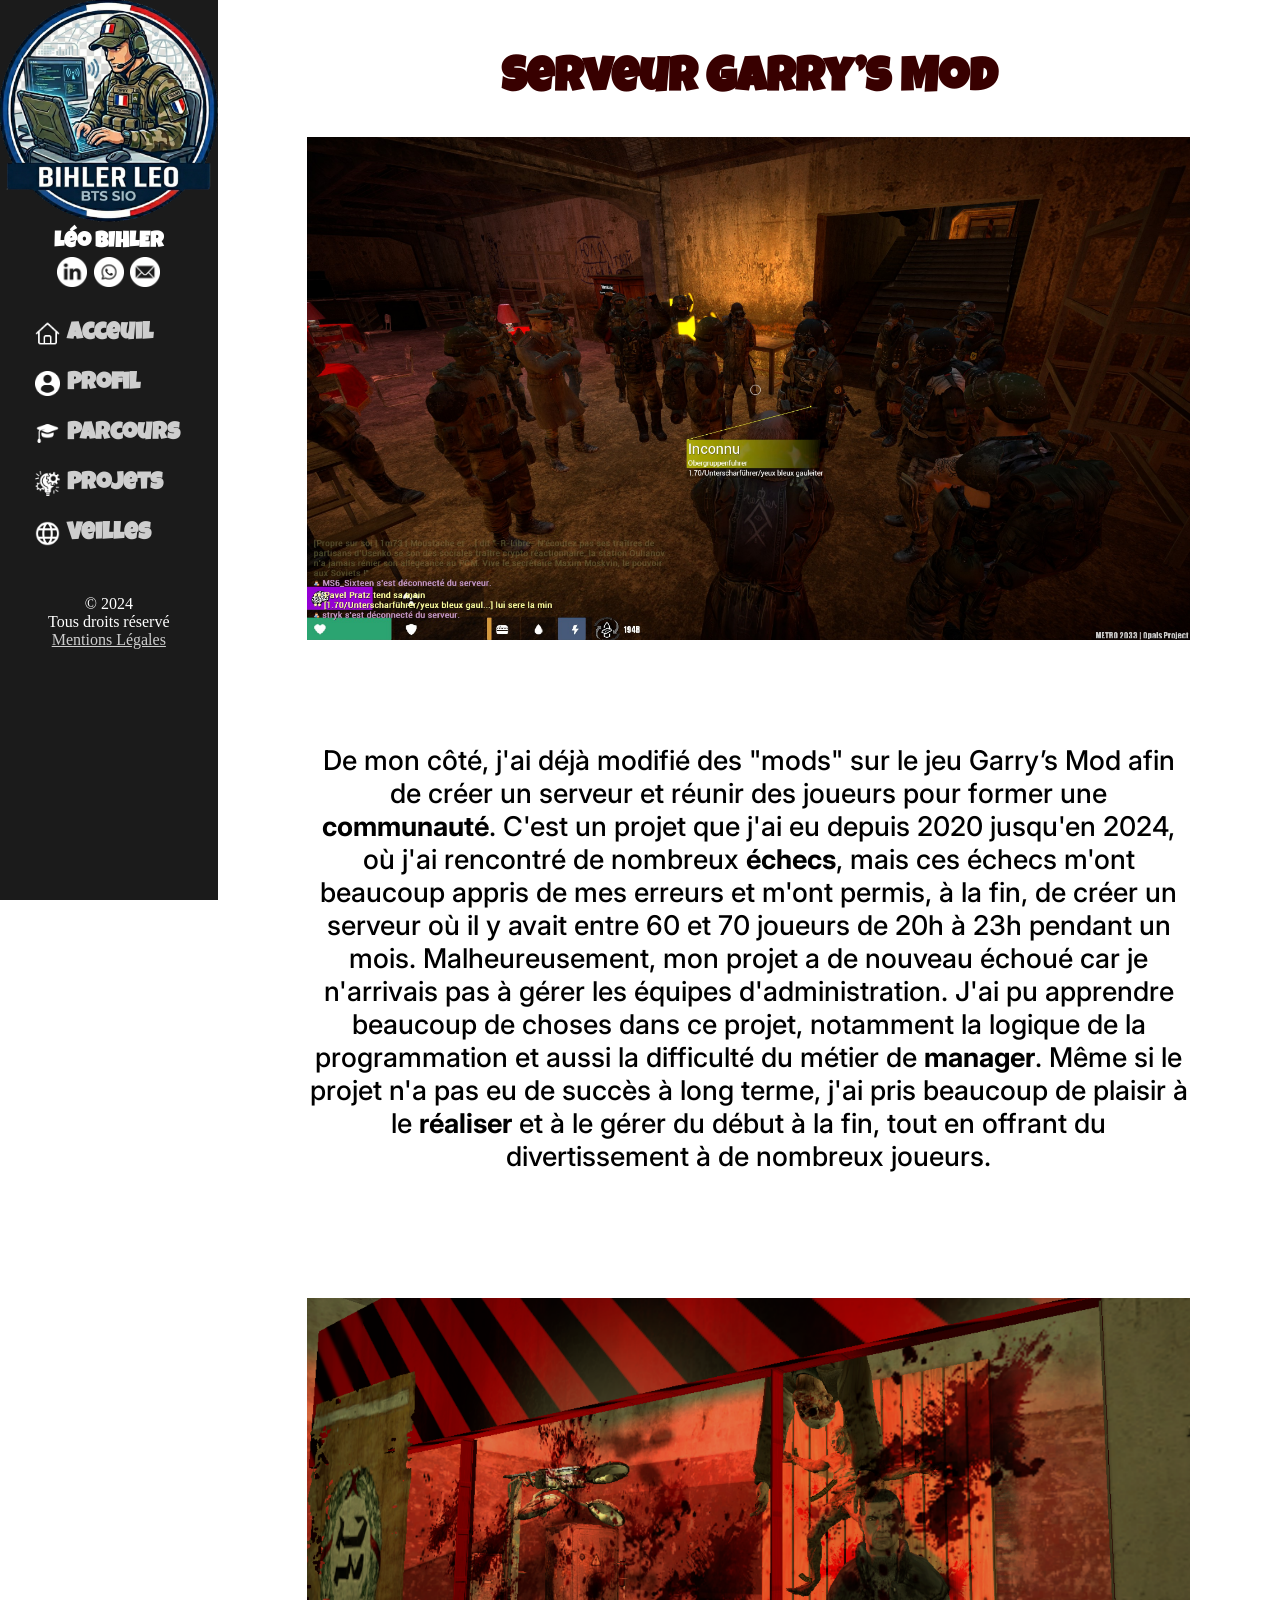
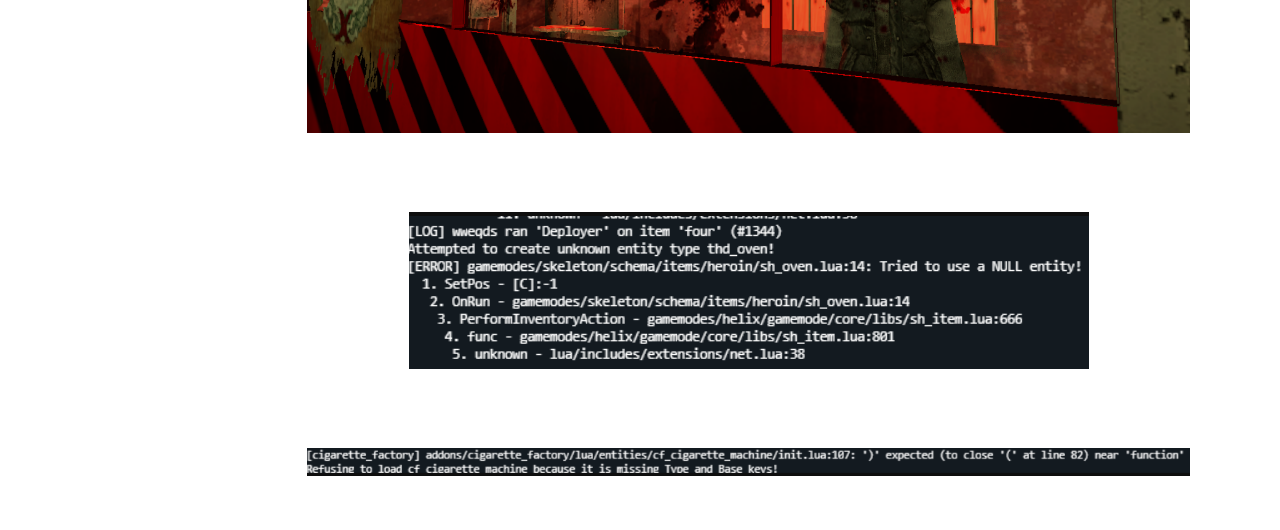
<file: projet_gmod.html>
<!DOCTYPE html>
<html lang="fr">

<head>
    <meta charset="UTF-8">
    <link rel="stylesheet" href="./assets/css/style.css" type="text/css">

    <title>PORTFOLIO BIHLER LEO</title>
</head>


<div>
    <input type="checkbox" id="sidebar-active" class="open-sidebar-button">

    <label for="sidebar-active" id="sidebar_active_open">
        <img src="./assets/img/i_menu.png">
    </label>

    <label for="sidebar-active" id="sidebar_active_close">
        <img src="./assets/img/i_croix.png">
    </label>


    <nav>





        <img src="./assets/img/logo_porfolio.png" id="logo_portfolio">
        <div id="bloc_1_nav">
            <h1>Léo BIHLER</h1>
            <div id="bloc_1_nav_icons">
                <a href="https://fr.linkedin.com/in/léo-bihler"><img src="./assets/img/i_linkedin.png"></a>
                <a href="https://api.whatsapp.com/send/?phone=33642163189&text&type=phone_number&app_absent=0"><img
                        src="./assets/img/i_whatsapp.png"></a>
                <a href="mailto:bihler.leo2@gmail.com"><img src="./assets/img/i_mail.png"></a>
            </div>
        </div>
        <div id="bloc_2_nav">
            <div class="section_nav">
                <a href="./index.html#page_accueil"><img src="./assets/img/i_acceuil.png"></a>
                <a href="./index.html#page_accueil">
                    <h2>Acceuil</h2>
                </a>

            </div>

            <div class="section_nav">
                <a href="./index.html#page_profil"><img src="./assets/img/i_profil.png"></a>
                <a href="./index.html#page_profil">
                    <h2>Profil</h2>
                </a>
            </div>

            <div class="section_nav">
                <a href="./index.html#page_parcours"><img src="./assets/img/i_etude.png"></a>
                <a href="./index.html#page_parcours">
                    <h2>Parcours</h2>
                </a>
            </div>

            <div class="section_nav">
                <a href="./index.html#page_projet"><img src="./assets/img/i_projet.png"></a>
                <a href="./index.html#page_projet">
                    <h2>Projets</h2>
                </a>
            </div>

            <div class="section_nav">
                <a href="./index.html#page_veille"><img src="./assets/img/i_veille.png"></a>
                <a href="./index.html#page_veille">
                    <h2>Veilles</h2>
                </a>
            </div>
        </div>

        <footer>
            © 2024 <br>
            Tous droits réservé <br>
            <a href="./mention_legal.html">
                Mentions Légales
            </a>



        </footer>

    </nav>
</div>

<body>

    <div id="retour">
        <a href="./index.html#page_projet" style="text-decoration:none">
            <div id="box_retour">
                <img src="./assets/img/i_retour.png">
                <h2>Retour</h1>
            </div>
        </a>
    </div>

    <div id="page_gmod">
        <div class="titre_icons">
            <h1>Serveur Garry’s Mod</h1>
        </div>

        <img id="opals_project_1" src="./assets/img/opals_project_1.png">

        <p>
            De mon côté, j'ai déjà modifié des "mods" sur le jeu Garry’s Mod afin de créer un serveur et réunir des
            joueurs pour former une <span class="gras">communauté</span>. C'est un projet que j'ai eu depuis 2020
            jusqu'en 2024, où j'ai rencontré de nombreux <span class="gras">échecs</span>, mais ces échecs m'ont
            beaucoup appris de mes erreurs et m'ont permis, à la fin, de créer un serveur où il y avait entre 60 et 70
            joueurs de 20h à 23h pendant un mois. Malheureusement, mon projet a de nouveau échoué car je n'arrivais pas
            à gérer les équipes d'administration. J'ai pu apprendre beaucoup de choses dans ce projet, notamment la
            logique de la programmation et aussi la difficulté du métier de <span class="gras">manager</span>. Même si
            le projet n'a pas eu de succès à long terme, j'ai pris beaucoup de plaisir à le <span
                class="gras">réaliser</span> et à le gérer du début à la fin, tout en offrant du divertissement à de
            nombreux joueurs.

        </p>

        <img id="opals_project_2" src="./assets/img/opals_project_2.png">
        <img id="opals_project_3" src="./assets/img/opals_project_3.png">
        <img id="opals_project_4" src="./assets/img/opals_project_4.png">


    </div>


</body>


</html>
</file>
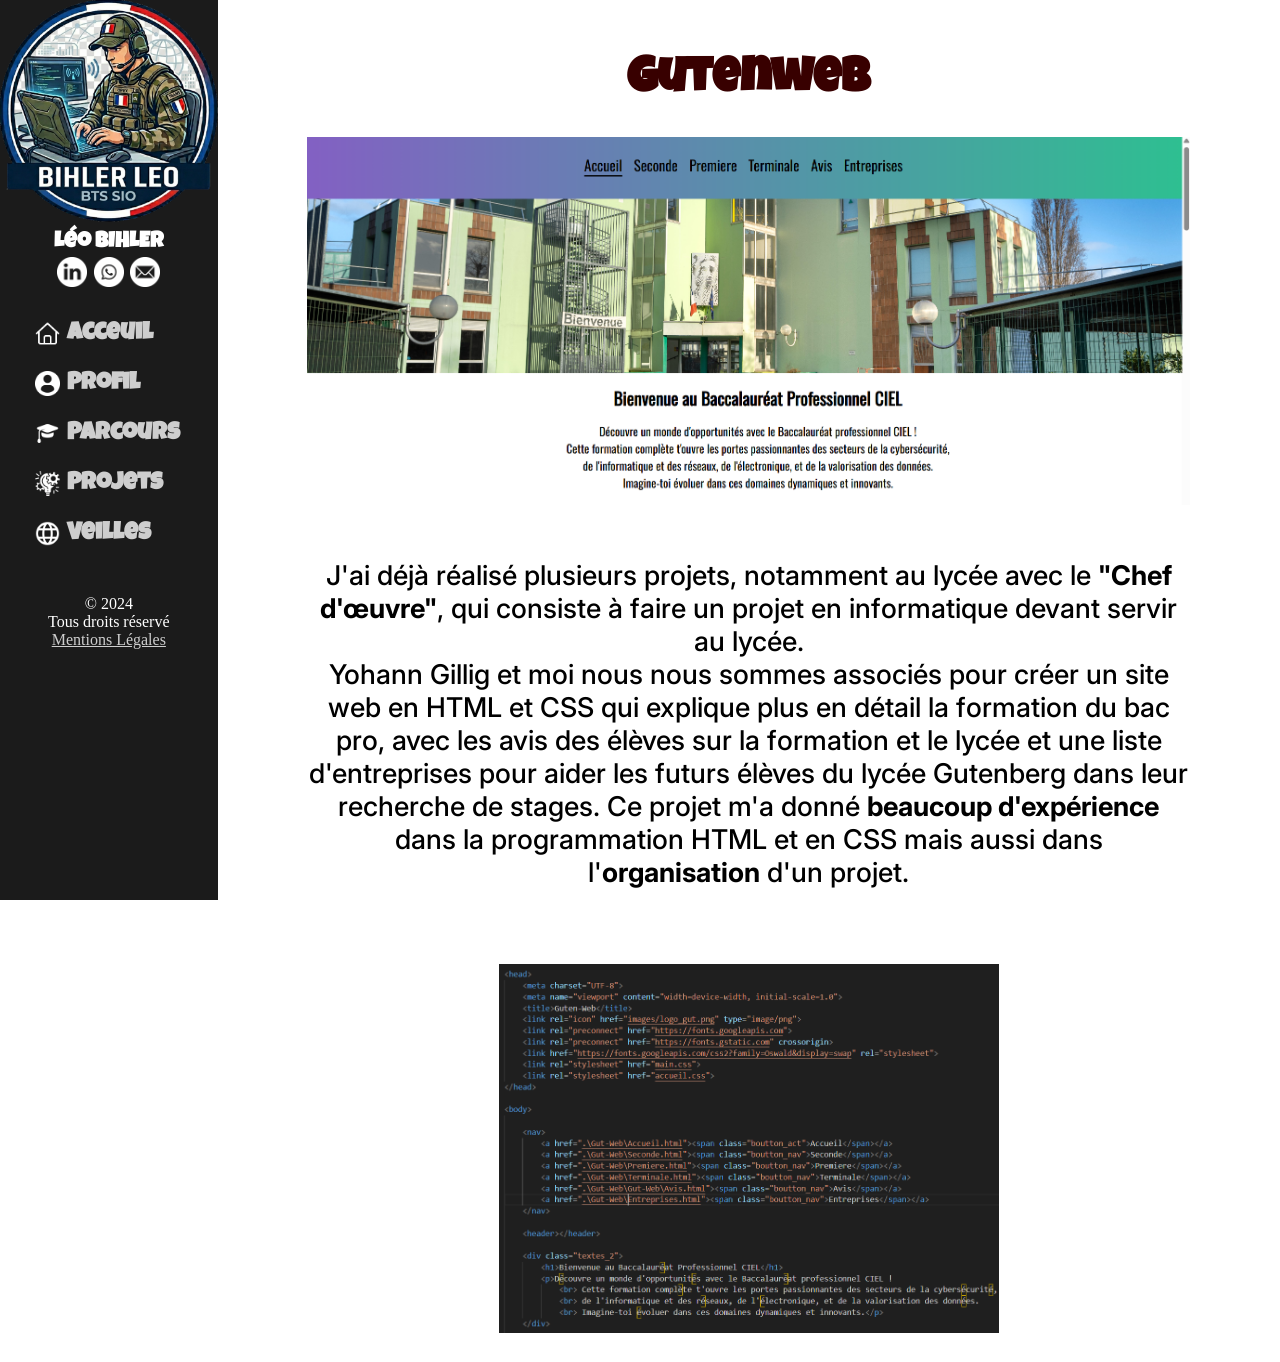
<file: projet_gutenweb.html>
<!DOCTYPE html>
<html lang="fr">

<head>
    <meta charset="UTF-8">
    <link rel="stylesheet" href="./assets/css/style.css" type="text/css">

    <title>PORTFOLIO BIHLER LEO</title>
</head>


<div>
    <input type="checkbox" id="sidebar-active" class="open-sidebar-button">

    <label for="sidebar-active" id="sidebar_active_open">
        <img src="./assets/img/i_menu.png">
    </label>

    <label for="sidebar-active" id="sidebar_active_close">
        <img src="./assets/img/i_croix.png">
    </label>


    <nav>





        <img src="./assets/img/logo_porfolio.png" id="logo_portfolio">
        <div id="bloc_1_nav">
            <h1>Léo BIHLER</h1>
            <div id="bloc_1_nav_icons">
                <a href="https://fr.linkedin.com/in/léo-bihler"><img src="./assets/img/i_linkedin.png"></a>
                <a href="https://api.whatsapp.com/send/?phone=33642163189&text&type=phone_number&app_absent=0"><img
                        src="./assets/img/i_whatsapp.png"></a>
                <a href="mailto:bihler.leo2@gmail.com"><img src="./assets/img/i_mail.png"></a>
            </div>
        </div>
        <div id="bloc_2_nav">
            <div class="section_nav">
                <a href="./index.html#page_accueil"><img src="./assets/img/i_acceuil.png"></a>
                <a href="./index.html#page_accueil">
                    <h2>Acceuil</h2>
                </a>

            </div>

            <div class="section_nav">
                <a href="./index.html#page_profil"><img src="./assets/img/i_profil.png"></a>
                <a href="./index.html#page_profil">
                    <h2>Profil</h2>
                </a>
            </div>

            <div class="section_nav">
                <a href="./index.html#page_parcours"><img src="./assets/img/i_etude.png"></a>
                <a href="./index.html#page_parcours">
                    <h2>Parcours</h2>
                </a>
            </div>

            <div class="section_nav">
                <a href="./index.html#page_projet"><img src="./assets/img/i_projet.png"></a>
                <a href="./index.html#page_projet">
                    <h2>Projets</h2>
                </a>
            </div>

            <div class="section_nav">
                <a href="./index.html#page_veille"><img src="./assets/img/i_veille.png"></a>
                <a href="./index.html#page_veille">
                    <h2>Veilles</h2>
                </a>
            </div>
        </div>

        <footer>
            © 2024 <br>
            Tous droits réservé <br>
            <a href="./mention_legal.html">
                Mentions Légales
            </a>



        </footer>

    </nav>
</div>

<body>

    <div id="retour">
        <a href="./index.html#page_projet" style="text-decoration:none">
            <div id="box_retour">
                <img src="./assets/img/i_retour.png">
                <h2>Retour</h1>
            </div>
        </a>
    </div>

    <div id="page_gutenweb">
        <div class="titre_icons">
            <h1>Gutenweb</h1>
        </div>

        <img src="./assets/img/gutenweb.png">

        <p>
            J'ai déjà réalisé plusieurs projets, notamment au lycée avec le <span class="gras">"Chef d'œuvre"</span>,
            qui consiste à faire un projet en informatique devant servir au lycée. <br> Yohann Gillig et moi nous nous
            sommes associés pour créer un site web en HTML et CSS qui explique plus en détail la formation du bac pro,
            avec les avis des élèves sur la formation et le lycée et une liste d'entreprises pour aider les futurs
            élèves du lycée Gutenberg dans leur recherche de stages. Ce projet m'a donné <span class="gras">beaucoup
                d'expérience</span> dans la programmation HTML et en CSS mais aussi dans l'<span
                class="gras">organisation</span> d'un projet.

        </p>

        <img id="last" src="./assets/img/gutenweb_code.png">
    </div>


</body>


</html>
</file>
<file: assets/css/style.css>
@font-face {
    font-family: "Luckiest Guy";
    src: url("../fonts/LuckiestGuy-Regular.ttf") format("truetype");
}


@font-face {
    font-family: "Inter semi bold";
    src: url("../fonts/inter_semi_bold.ttf") format("truetype");
}

@font-face {
    font-family: "Inter bold";
    src: url("../fonts/inter_bold.ttf") format("truetype");
}

@font-face {
    font-family: "Inter medium";
    src: url("../fonts/inter_medium.ttf") format("truetype");
}


/*GLOBAL (format PC et Téléphone*/
/*GENERAL*/
body {
    margin: 0px;
    padding: 0px;
}

img {
    object-fit: cover;
}

h1 {
    font-family: "Luckiest Guy";
    color: #380000;
}

h3 {
    font-family: "Luckiest Guy";
    color: black;
}

p {
    font-family: "Inter medium";
}

.gras {
    font-family: "Inter bold";
}

/*PAGE ACCEUIL*/

#page_acceuil {
    background-image: url("../img/2eBB_acceueil.jpg");
    background-size: cover;
    background-repeat: no-repeat;
    background-position: left center;
    overflow: scroll;
    overflow-y: hidden;
    overflow-x: hidden;
    z-index: 1;
    overflow-wrap: break-word;
}

#page_acceuil_bloc {
    font-family: "inter bold";
    color: white;
    display: flex;
    flex-direction: row;
    align-items: center;
    width: auto;
    position: absolute;
}

#page_acceuil_sous_bloc {
    display: flex;
    flex-direction: column;
    align-items: left;
}

#bienvenue {
    font-family: "Luckiest Guy";
    color: white;
    text-align: center;
}

.titre_icons {
    display: flex;
    flex-direction: row;
    align-items: center;
    margin-top: 25px;
}

/*NAVIGATION*/

#bloc_1_nav_icons {
    display: flex;
    flex-direction: row;
    justify-content: space-around;
}

nav {
    text-align: center;
    position: fixed;
    overflow: scroll;
    background-color: #1B1B1B;
    z-index: 2;
}

#bloc_1_nav {
    display: flex;
    flex-direction: column;
    align-items: center;

}

#bloc_2_nav {
    display: flex;
    flex-direction: column;
    margin-bottom: 50%;
    align-items: center;
    margin: 3px;
}

.section_nav {
    width: 70%;
    max-width: 225px;
    display: flex;
    flex-direction: row;
    align-items: center;
    margin-bottom: 10px;
}

/*FOOTER*/

footer {
    margin-top: 15%;
    margin-bottom: 5%;
    color: white;
    text-decoration: none;
}

footer a {
    color: rgb(206, 206, 206);
}

footer a:hover {
    color: white;
}

/*PAGE PARCOURS*/

#bouton_cv {
    width: 350px;
    height: 110px;
    background-color: #4E4E4E;
    border-radius: 15px;
    display: flex;
    text-decoration: none;
    margin-top: 100px;
    margin-left: auto;
    margin-right: auto;
}

#bouton_cv h1 {
    color: white;
    font-size: 5.7em;
    margin: 0px;
    margin-left: auto;
    margin-right: auto;
}

#bouton_tableau_synthese {
    width: 350px;
    height: 110px;
    background-color: #4E4E4E;
    border-radius: 15px;
    display: flex;
    text-decoration: none;
    margin-top: 70px;
    margin-left: auto;
    margin-right: auto;
}

#bouton_tableau_synthese h1 {
    color: white;
    font-size: 2.5em;
    margin: 0px;
    margin-left: auto;
    margin-right: auto;
    align-self: center;
    text-align: center;
    padding: 0 10px;
}

/*PAGE PROJETS*/

#box_projet {
    display: flex;
    flex-direction: row;
    justify-content: space-around;
    margin-left: auto;
    margin-right: auto;
    flex-wrap: wrap;
}

/*PAGE VEILLE*/

#box_veille {
    display: flex;
    flex-direction: row;
    justify-content: space-around;
    margin-left: auto;
    margin-right: auto;
    flex-wrap: wrap;
    text-align: center;
}

/*PAGE GUTENWEB & PAGE GMOD*/

#page_gutenweb .titre_icons {
    justify-content: center;
}

#page_gmod .titre_icons {
    justify-content: center;
}

/*PAGE AP2, AP3, AP4*/

#page_ap2 .titre_icons,
#page_ap3 .titre_icons,
#page_ap4 .titre_icons {
    justify-content: center;
}




/* PARCOURS PRO IMAGE*/
#parcours_pro {
    width: 100%;
    color: white;

}




#parcours_pro h1 {
    margin: 0px;
    padding: 0px;
    color: white;

}

#barre_flex {
    display: flex;
    justify-content: center;
}

#barre_centre {
    position: absolute;
    border: 0.2px solid black;
    width: 0px;
}

.section_parcours_pro_1 {
    display: flex;
    justify-content: space-around;
    align-items: center;
    margin-top: 75px;

}

.section_parcours_pro_1_par {
    display: flex;
    flex-direction: column;
    justify-content: center;
    gap: 10px;

}




.section_parcours_pro_par_sous_1 {
    display: flex;
    justify-content: center;
    align-items: center;
    height: 50px;
    background-color: black;
    border-radius: 10px;

}

.section_parcours_pro_par_sous_2 {
    background-color: black;
    border-radius: 10px;


}

.section_parcours_pro_centre_1 {
    background-color: black;
    border-radius: 100%;
}

.section_parcours_pro_centre_2 {
    background-color: black;
    border-radius: 100%;
}

.parcours_pro_img img {
    object-fit: contain;


}

.parcours_pro_img {
    object-fit: contain;


}


/* MENTION LEGALE*/

#page_mention_legale {
    text-align: center;
    margin-left: 24%;
    margin-right: 7%;
}


#page_mention_legale h1 {
    padding: 50px;
    margin-top: 0px;
}

#mention_legale_flex {
    display: flex;
    flex-direction: row;
    flex-wrap: wrap;
    justify-content: space-around;
    min-height: 400px;
    gap: 50px;

}

#mention_legale_flex p {
    margin: 0px;
    margin-left: 5px;
    text-align: left;
    color: white;

}

#mention_legale_flex h1 {
    padding: 0px;
    margin: 0px;
    color: white;

}

#mention_legale_editeur {
    display: flex;
    flex-direction: column;
    flex-wrap: wrap;
    background-color: #1B1B1B;
    border-radius: 15px;
    gap: 30px;
    width: 600px;
}



#mention_legale_hebergeur {
    display: flex;
    flex-direction: column;
    flex-wrap: wrap;
    background-color: #1B1B1B;
    border-radius: 15px;
    gap: 30px;
    width: 600px;
}

#mention_legale_propriete h1,
#mention_legale_propriete p {
    color: white;
    padding: 0px;
    padding-top: 5px;
    margin-left: 10px;
    margin-right: 10px;




}

#mention_legale_propriete {
    background-color: #1B1B1B;
    border-radius: 15px;
    margin-top: 50px;
}












@media screen and (min-height: 800px) {
    nav::-webkit-scrollbar {
        display: none;
    }
}

@media screen and (min-width: 600px) {
    h1 {
        font-size: 3em;
    }

    h3 {
        font-size: 2em;
    }

    p {
        font-size: 1.7em;
    }


    /*IMG NAVIGATION*/

    #logo_portfolio {
        width: 322px;
        height: 346px;
        max-width: 100%;
        height: auto;

    }

    #bloc_1_nav_icons img {
        width: 30px;
        height: 30px;

    }

    #bloc_2_nav img {
        width: 25px;
        height: 25px;

    }

    /*NAVIGATION*/

    nav {
        width: 10%;
        height: 100%;


    }

    /* BLOC 1*/


    #bloc_1_nav {
        margin-bottom: 10%;
    }

    #bloc_1_nav_icons {
        width: 45%;
        max-width: 150px;
        min-width: 110px;


    }

    #bloc_1_nav h1 {
        margin: 3px;
        font-family: "Luckiest Guy";
        color: white;
        font-size: 1.4em;
    }


    /*BLOC 2*/


    .section_nav {
        height: 2.5em;
    }

    .section_nav a,
    .section_nav img {

        font-family: "Luckiest Guy";
        color: rgb(206, 206, 206);
        font-size: 1em;
        text-decoration: none;
        padding-top: 3px;

    }

    .section_nav a:hover,
    .section_nav img:hover {

        color: white;
    }

    .section_nav img {
        margin-right: 7px;
    }

    /*PAGE ACCEUIL*/

    #page_acceuil {
        width: 83%;
        height: 1080px;
        margin-left: 17%;
    }

    #page_acceuil img {
        width: 193px;
        height: 216px;


    }

    #page_acceuil_bloc {
        font-size: 5em;
        top: 3.5em;
        left: 20%;
        height: 125px;

    }

    #sous_titre_page_accueil {
        font-size: 0.55em;

    }


    #bienvenue {
        margin-top: 18em;
        font-size: 3em;
    }


    /*PAGE PROFIL*/


    #page_profil {
        margin-top: 100px;
        margin-right: 7%;
        margin-left: 24%;

    }


    #page_profil .icons {
        width: 50px;
        height: 50px;
        margin-left: 7px;
    }


    /*PAGE PARCOURS*/



    #page_parcours {
        text-align: center;
        margin-top: 200px;
        margin-left: 24%;
        margin-right: 7%;




    }

    #page_parcours .titre_icons {
        justify-content: center;
        margin-top: 200px;
        margin-bottom: 15px;
    }

    #page_parcours .icons {
        width: 50px;
        height: 50px;
        margin-left: 7px;
    }


    #parcours_scolaire img {
        width: 100%;
        max-width: 1024px;
        height: auto;
    }



    #bouton_cv {
        margin-top: 100px;
    }

    /*PAGE PROJETS*/


    #page_projet {
        margin-top: 80px;

    }

    #page_projet .titre_projet h1 {
        color: black;
        margin-top: 50px;

    }

    #page_projet img {
        width: 300px;
        height: 300px;
        object-fit: contain;


    }

    #box_projet {
        width: 80%;
    }

    /*PAGE VEILLE*/


    #page_veille {

        margin-top: 200px;


    }

    #page_veille h2 {
        margin-top: 50px;
        overflow-wrap: break-word;
    }

    #page_veille img {
        width: 300px;
        height: 300px;

    }

    #box_veille {
        width: 100%;
    }

    #box_veille p {
        width: 400px;
        margin-left: auto;
        margin-right: auto;



    }

    /*PAGE GUTENWEB ET GMOD*/


    #box_retour {
        display: flex;
    }

    #retour img {
        display: none;
    }

    #retour h2 {
        display: none;
    }

    /*PAGE GUTENWEB*/


    #page_gutenweb {
        text-align: center;
        margin-left: 24%;
        margin-right: 7%;
    }

    #page_gutenweb img {
        width: 100%;
        height: auto;
        max-width: 1000px;
    }

    #page_gutenweb #last {
        width: 500px;
        height: 369px;
        margin-top: 25px;
        margin-bottom: 25px;


    }


    #page_gutenweb p {
        max-width: 1000px;
        margin: auto;
        margin-top: 50px;
        margin-bottom: 50px;
    }

    /*PAGE GMOD*/




    #page_gmod {
        text-align: center;
        margin-left: 24%;
        margin-right: 7%;
    }

    #page_gmod #opals_project_1 {
        width: 100%;
        height: auto;
        max-width: 900px;


    }

    #page_gmod p {
        max-width: 1200px;
        margin: auto;
        margin-top: 100px;
        margin-bottom: 50px;
    }

    #page_gmod #opals_project_2 {
        width: 100%;
        height: auto;
        max-width: 1000px;
        margin-top: 75px;

    }

    #page_gmod #opals_project_3 {
        width: 100%;
        height: auto;
        max-width: 680px;
        margin-top: 75px;


    }

    #page_gmod #opals_project_4 {
        width: 100%;
        height: auto;
        max-width: 1108px;
        margin-top: 75px;
        margin-bottom: 50px;


    }





    /* PAGES AP2 / AP3 / AP4 */

    #page_ap2,
    #page_ap3,
    #page_ap4 {
        text-align: center;
        margin-left: 24%;
        margin-right: 7%;
        margin-top: 50px;
    }

    #page_ap2 img,
    #page_ap3 img,
    #page_ap4 img {
        width: 100%;
        height: auto;
        max-width: 1000px;
    }

    #page_ap2 p,
    #page_ap3 p,
    #page_ap4 p {
        max-width: 1000px;
        margin: auto;
        margin-top: 50px;
        margin-bottom: 50px;
    }

    #box_boutons_ap3,
    #box_boutons_ap4 {
        display: flex;
        flex-direction: row;
        justify-content: center;
        gap: 30px;
        flex-wrap: wrap;
        margin-top: 20px;
        margin-bottom: 60px;
    }

    .bouton_doc {
        display: flex;
        align-items: center;
        justify-content: center;
        background-color: #4E4E4E;
        border-radius: 15px;
        text-decoration: none;
        padding: 0 30px;
        height: 90px;
        min-width: 250px;
        transition: background-color 0.2s ease;
    }

    .bouton_doc:hover {
        background-color: #6a6a6a;
    }

    .bouton_doc h1 {
        color: white;
        font-size: 1.4em;
        margin: 0;
    }

    /* PARCOURS PRO IMAGE*/
    #parcours_pro {
        height: 2000px;

    }




    #parcours_pro p {
        font-size: 1.2em;
    }

    #parcours_pro h1 {
        font-size: 2em;

    }



    #barre_centre {
        height: 1900px;
    }

    .section_parcours_pro_1_par {
        height: 325px;
        width: 375px;
    }




    .section_parcours_pro_par_sous_1 {
        height: 50px;
        width: 375px;

    }

    .section_parcours_pro_par_sous_2 {
        height: 125px;
        width: 375px;
    }

    .section_parcours_pro_centre_1 {
        height: 50px;
        width: 50px;
        margin-left: 25px;
    }

    .section_parcours_pro_centre_2 {
        height: 50px;
        width: 50px;
        margin-right: 25px;
    }

    .parcours_pro_img {
        max-height: 350px;
        max-width: 350px;

    }










}






@media screen and (min-width: 1190px) {

    nav {
        display: inline;
        width: 17%;
        min-width: 200px;
    }


    #sidebar-active {
        display: none;

    }

    #sidebar_active_open img {
        display: none;

    }

    #sidebar_active_close img {
        display: none;

    }
}



@media screen and (min-width: 600px) and (max-width: 1190px) {

    #sidebar-active:checked~nav {
        width: 50%;
        transition: all 1s;
    }

    #sidebar-active:not(:checked)~nav {
        width: 0px;
        transition: all 1s;

    }

    #sidebar-active:checked~#sidebar_active_open {
        opacity: 0;

    }

    #sidebar-active:not(:checked)~#sidebar_active_close {
        opacity: 0;

    }




    #sidebar-active {
        display: none;

    }

    #sidebar_active_open img {
        opacity: 1;
        position: fixed;
        width: 25px;
        height: 25px;
        top: 20px;
        right: 20px;
    }


    #sidebar_active_close img {
        position: fixed;
        width: 25px;
        height: 25px;
        top: 20px;
        right: 20px;
    }



    #page_acceuil {
        width: 100%;
        height: 1080px;
        margin-left: 0%;
    }


    #page_acceuil_bloc {
        left: 5%;
    }


    #page_profil {
        margin-left: 7%;

    }

    #page_parcours {
        margin-left: 7%;



    }

    /* PARCOURS PRO IMAGE*/
    #parcours_pro {
        height: 1500px;

    }




    #parcours_pro p {
        font-size: 0.8em;
    }

    #parcours_pro h1 {
        font-size: 1em;

    }


    #barre_centre {
        height: 1475px;
    }

    .section_parcours_pro_par_sous_1 {
        height: 40px;
        width: 225px;

    }

    .section_parcours_pro_par_sous_2 {
        height: 100px;
        width: 225px;
    }

    .section_parcours_pro_centre_1 {
        height: 50px;
        width: 50px;
        margin-left: 50px;
    }

    .section_parcours_pro_centre_2 {
        height: 50px;
        width: 50px;
        margin-right: 50px;
    }

    .parcours_pro_img {
        max-height: auto;
        max-width: 175px;


    }


    #page_mention_legale {
        margin-left: 7%;
    }

    #page_gutenweb {
        margin-left: 7%;
    }

    #page_gmod {
        margin-left: 7%;
    }







}













































@media screen and (max-width: 600px) {




    h1 {
        font-size: 1.6em;
    }

    h3 {
        font-size: 1.2em;
    }

    p {
        font-size: 1.1em;
    }


    /*IMG NAVIGATION*/

    #logo_portfolio {
        width: 200px;
        height: 172px;

    }

    #bloc_1_nav_icons img {
        width: 25px;
        height: 25px;

    }

    #bloc_2_nav img {
        width: 20px;
        height: 20px;

    }



    /*NAVIGATION*/

    nav {
        width: 10%;
        height: 100%;


    }


    /* BLOC 1*/


    #bloc_1_nav {
        margin-top: 5%;
        margin-bottom: 10%;


    }

    #bloc_1_nav_icons {
        width: 50%;
        max-width: 100px;


    }

    #bloc_1_nav h1 {
        margin: 3px;
        font-family: "Luckiest Guy";
        color: white;
        font-size: 1.4em;
    }

    #sidebar-active:checked~nav {
        width: 50%;
        transition: all 1s;


    }

    #sidebar-active:not(:checked)~nav {
        width: 0px;
        transition: all 1s;

    }


    #sidebar-active:checked~#sidebar_active_open {
        opacity: 0;

    }

    #sidebar-active:not(:checked)~#sidebar_active_close {
        opacity: 0;

    }




    #sidebar-active {
        display: none;

    }

    #sidebar_active_open img {
        opacity: 1;
        position: fixed;
        width: 25px;
        height: 25px;
        top: 20px;
        right: 20px;
    }


    #sidebar_active_close img {
        position: fixed;
        width: 25px;
        height: 25px;
        top: 20px;
        right: 20px;
    }





    /*BLOC 2*/


    .section_nav {
        height: 2em;
    }

    .section_nav a,
    .section_nav img {

        font-family: "Luckiest Guy";
        color: rgb(206, 206, 206);
        font-size: 0.8em;
        text-decoration: none;

    }

    .section_nav a:hover,
    .section_nav img:hover {

        color: white;
    }

    .section_nav img {
        margin-right: 3px;
    }






    /*PAGE ACCEUIL*/

    #page_acceuil {
        width: 100%;
        height: 600px;


    }

    #page_acceuil img {
        width: 118px;
        height: 125px;


    }

    #page_acceuil_bloc {
        font-size: 2em;
        top: 3.5em;
        left: 5%;
        height: 125px;
    }


    #bienvenue {
        margin-top: 19em;
        font-size: 1.6em;

    }

    /*PAGE PROFIL*/


    #page_profil {
        margin-top: 100px;
        margin-left: 7%;
        margin-right: 7%;
    }


    #page_profil .icons {
        width: 25px;
        height: 25px;

        margin-left: 7px;
    }


    #i_mili {
        position: absolute;
        left: 160px;
        margin-top: 30px;
    }

    /*PAGE PARCOURS*/



    #page_parcours {
        text-align: center;
        margin-top: 200px;

    }

    #page_parcours .titre_icons {
        justify-content: center;
        margin-top: 50px;
        margin-bottom: 15px;
    }

    #page_parcours .icons {
        width: 25px;
        height: 25px;

        margin-left: 7px;
    }


    #parcours_scolaire img {
        width: 375px;
        height: 282px;

    }

    #bouton_cv {
        margin-top: 50px;
    }


    /*PAGE PROJETS*/


    #page_projet {
        margin-left: 7%;
        margin-right: 7%;
        margin-top: 200px;
    }

    #page_projet .titre_projet h1 {
        color: black;
        margin-top: 50px;
    }

    #page_projet img {
        width: 300px;
        height: 300px;


    }

    #box_projet {
        width: 60%;
    }

    /*PAGE VEILLE*/


    #page_veille {
        margin-left: 7%;
        margin-right: 7%;
        margin-top: 200px;

    }

    #page_veille h2 {
        margin-top: 50px;

    }

    #page_veille img {
        width: 300px;
        height: 300px;

    }

    #box_veille {
        width: 80%;
    }

    #box_veille p {
        width: 200px;
        margin-left: auto;
        margin-right: auto;



    }

    /*PAGE GUTENWEB, GMOD ET MENTIONS LEGALES*/


    #box_retour {
        display: flex;
        flex-direction: row;


    }

    #retour img {
        width: 30px;
        height: 30px;
    }

    #retour h2 {
        color: #646464;
        font-family: "Luckiest Guy";
        font-size: 1.7em;
        margin: 0px;
        margin-left: 5px;


    }

    /*PAGE GUTENWEB*/




    #page_gutenweb {
        text-align: center;
        margin-left: 6%;
        margin-right: 6%;
    }

    #page_gutenweb img {
        width: 350px;
        height: 145px;


    }

    #page_gutenweb #last {
        width: 325px;
        height: 240px;
        margin-top: 25px;


    }


    #page_gutenweb p {
        margin-top: 50px;
    }

    /*PAGE GMOD*/


    #page_gmod {
        text-align: center;
        margin-left: 7%;
        margin-right: 7%;
    }

    #page_gmod #opals_project_1 {
        width: 340px;
        height: 197px;


    }

    #page_gmod p {
        margin-top: 50px;
    }

    #page_gmod #opals_project_2 {
        width: 340px;
        height: 168px;

        margin-top: 50px;

    }

    #page_gmod #opals_project_3 {
        width: 340px;
        height: 79px;
        margin-top: 50px;



    }

    #page_gmod #opals_project_4 {
        width: 340px;
        height: 11px;

        margin-top: 50px;


    }

    /* PARCOURS PRO IMAGE*/
    #parcours_pro {
        height: 1400px;

    }




    #parcours_pro p {
        font-size: 0.8em;
    }

    #parcours_pro h1 {
        font-size: 1em;

    }



    #barre_centre {
        height: 1360px;
    }






    .section_parcours_pro_par_sous_1 {
        height: 35px;
        width: 150px;


    }

    .section_parcours_pro_par_sous_2 {
        height: 100px;
        width: 150px;
    }

    .section_parcours_pro_centre_1 {
        height: 50px;
        width: 50px;
    }

    .section_parcours_pro_centre_2 {
        height: 50px;
        width: 50px;
    }

    .parcours_pro_img img {
        max-height: 150px;
        max-width: 150px;


    }

    /* MENTION LEGALE*/

    #page_mention_legale {
        text-align: center;
        margin-left: 6%;
        margin-right: 6%;
    }




}
</file>
